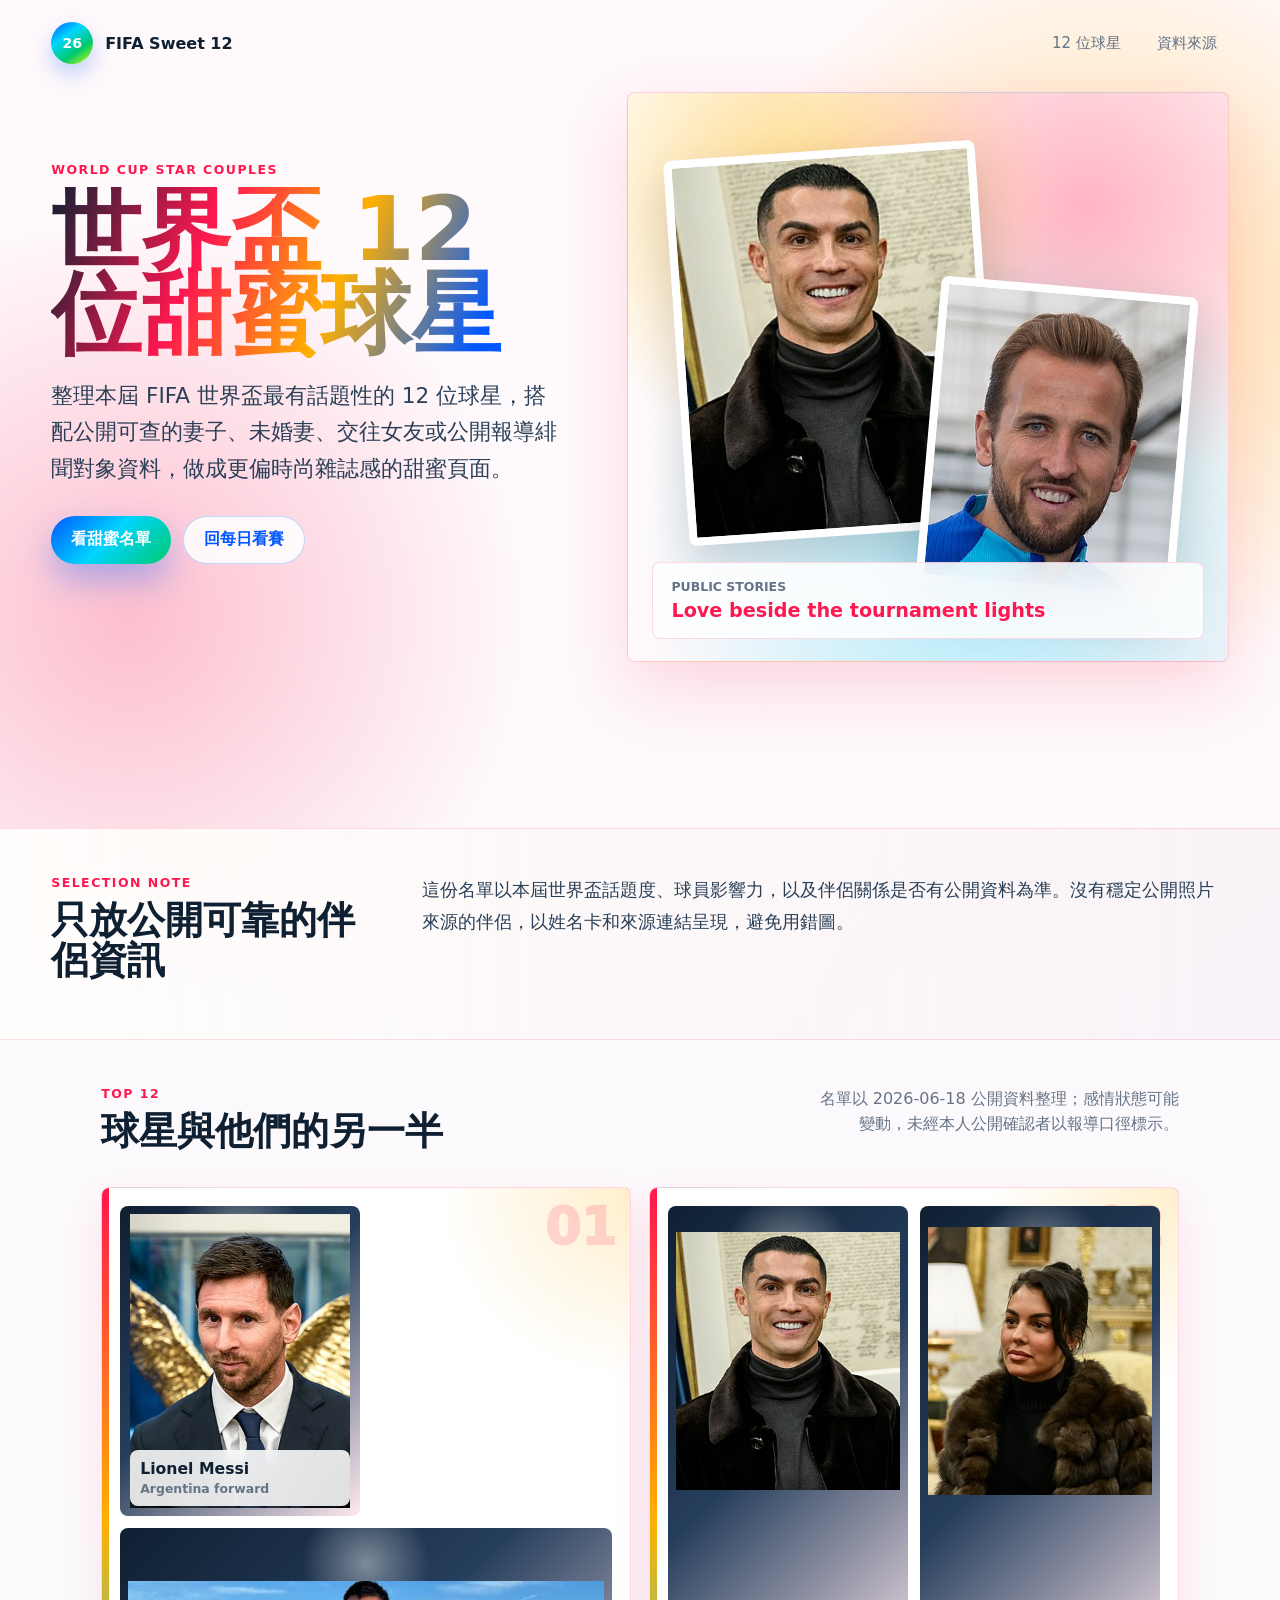
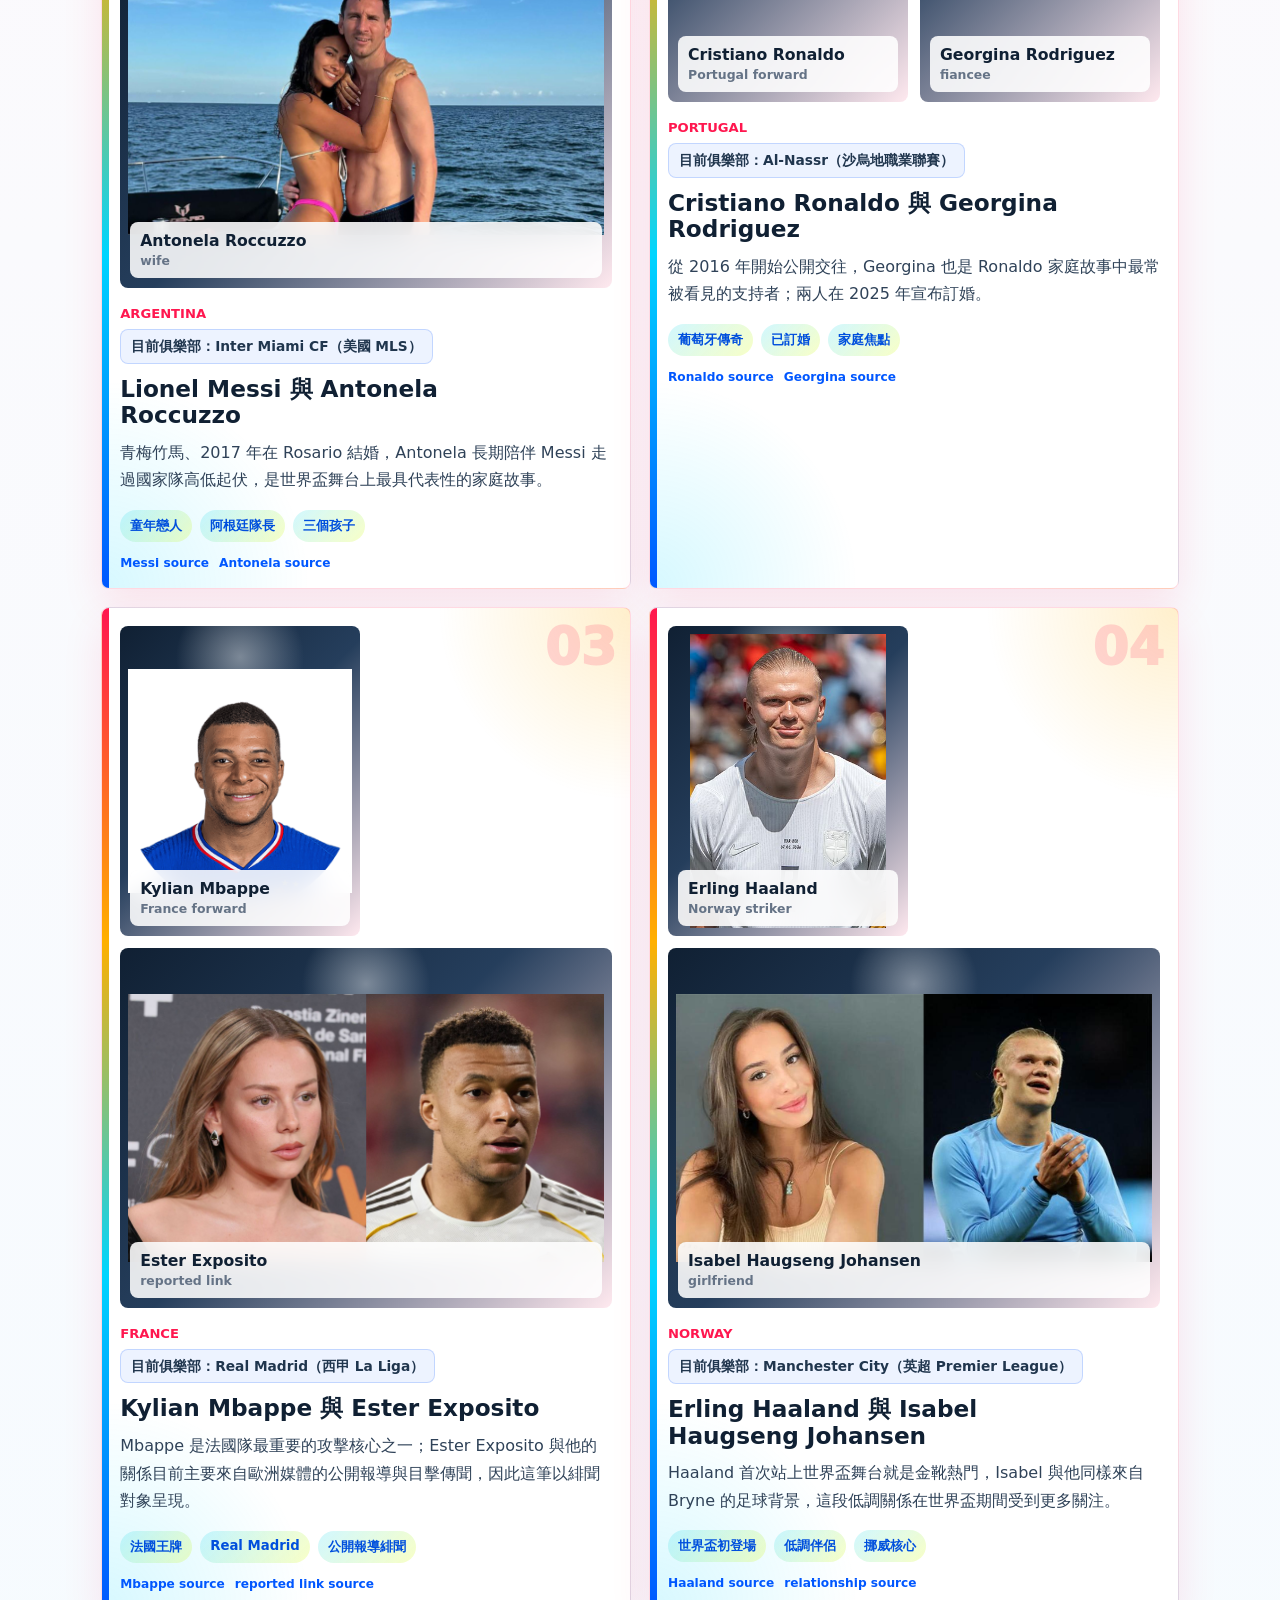
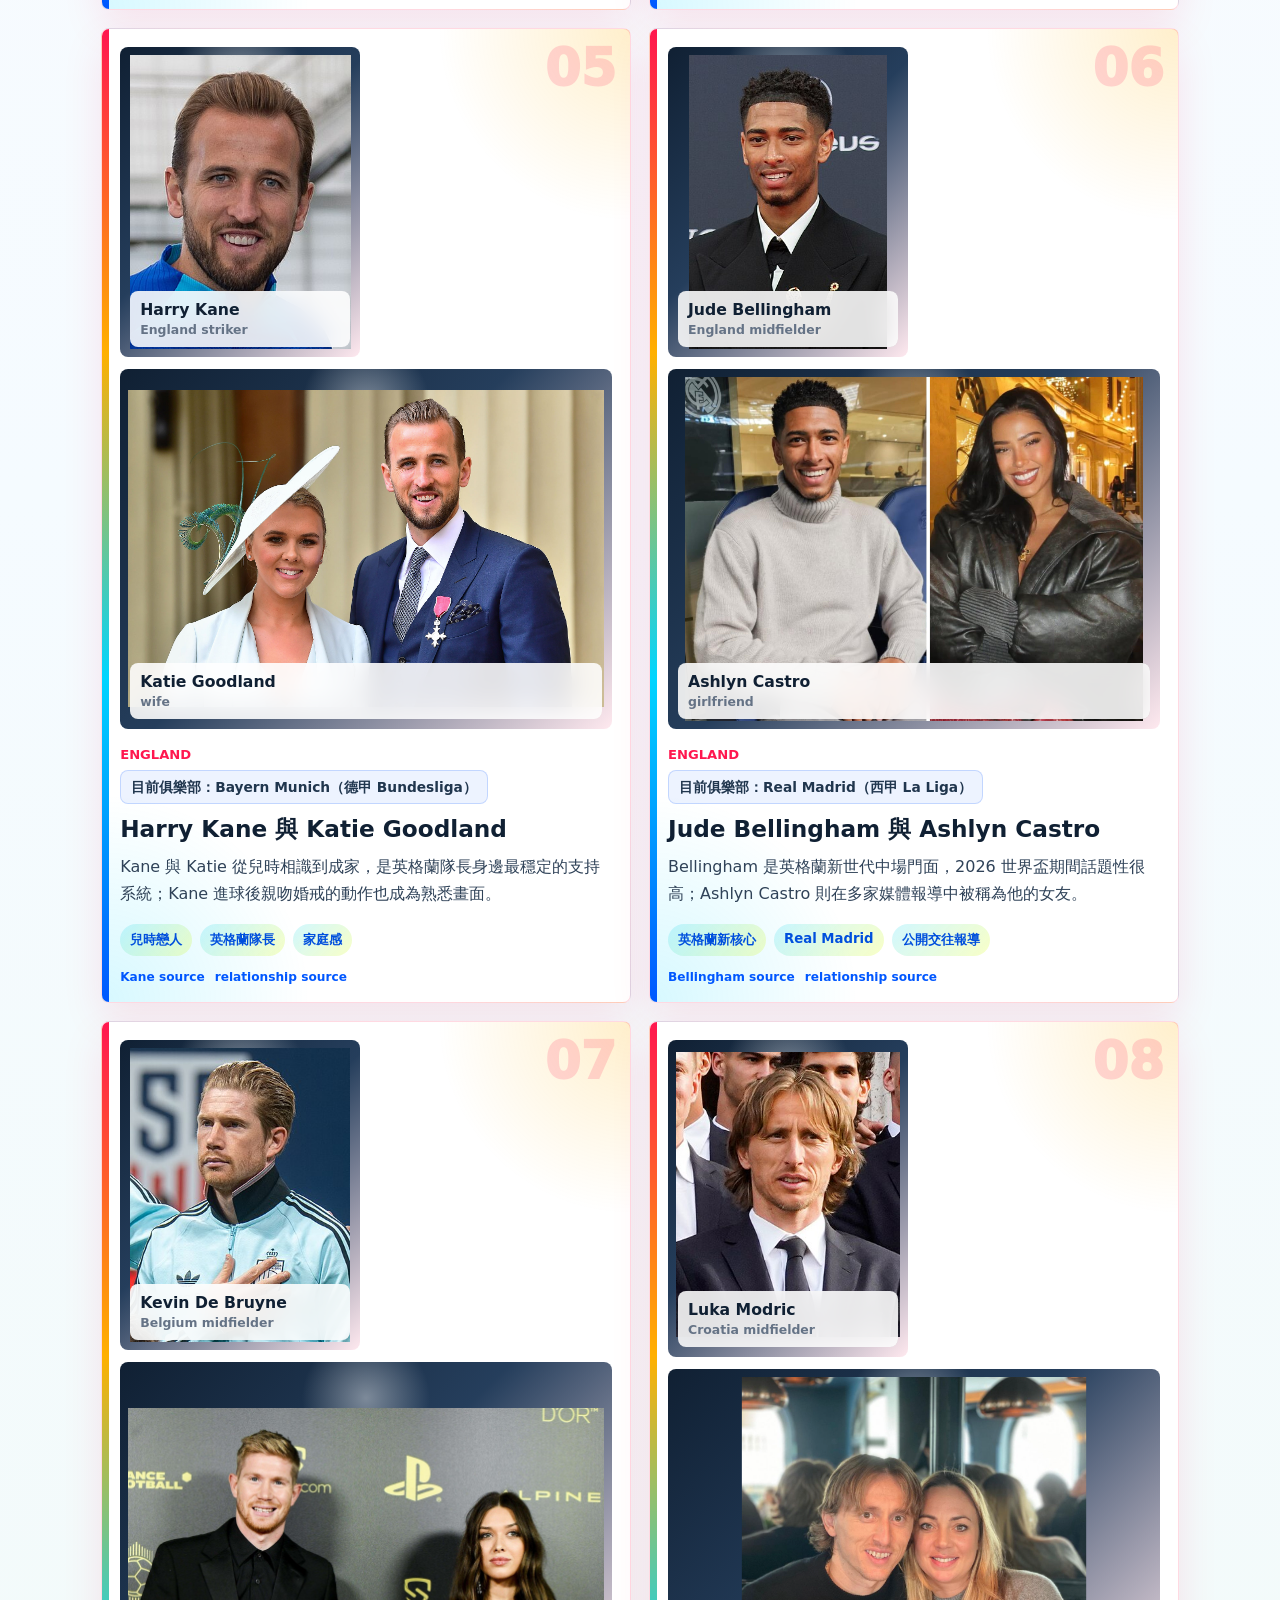
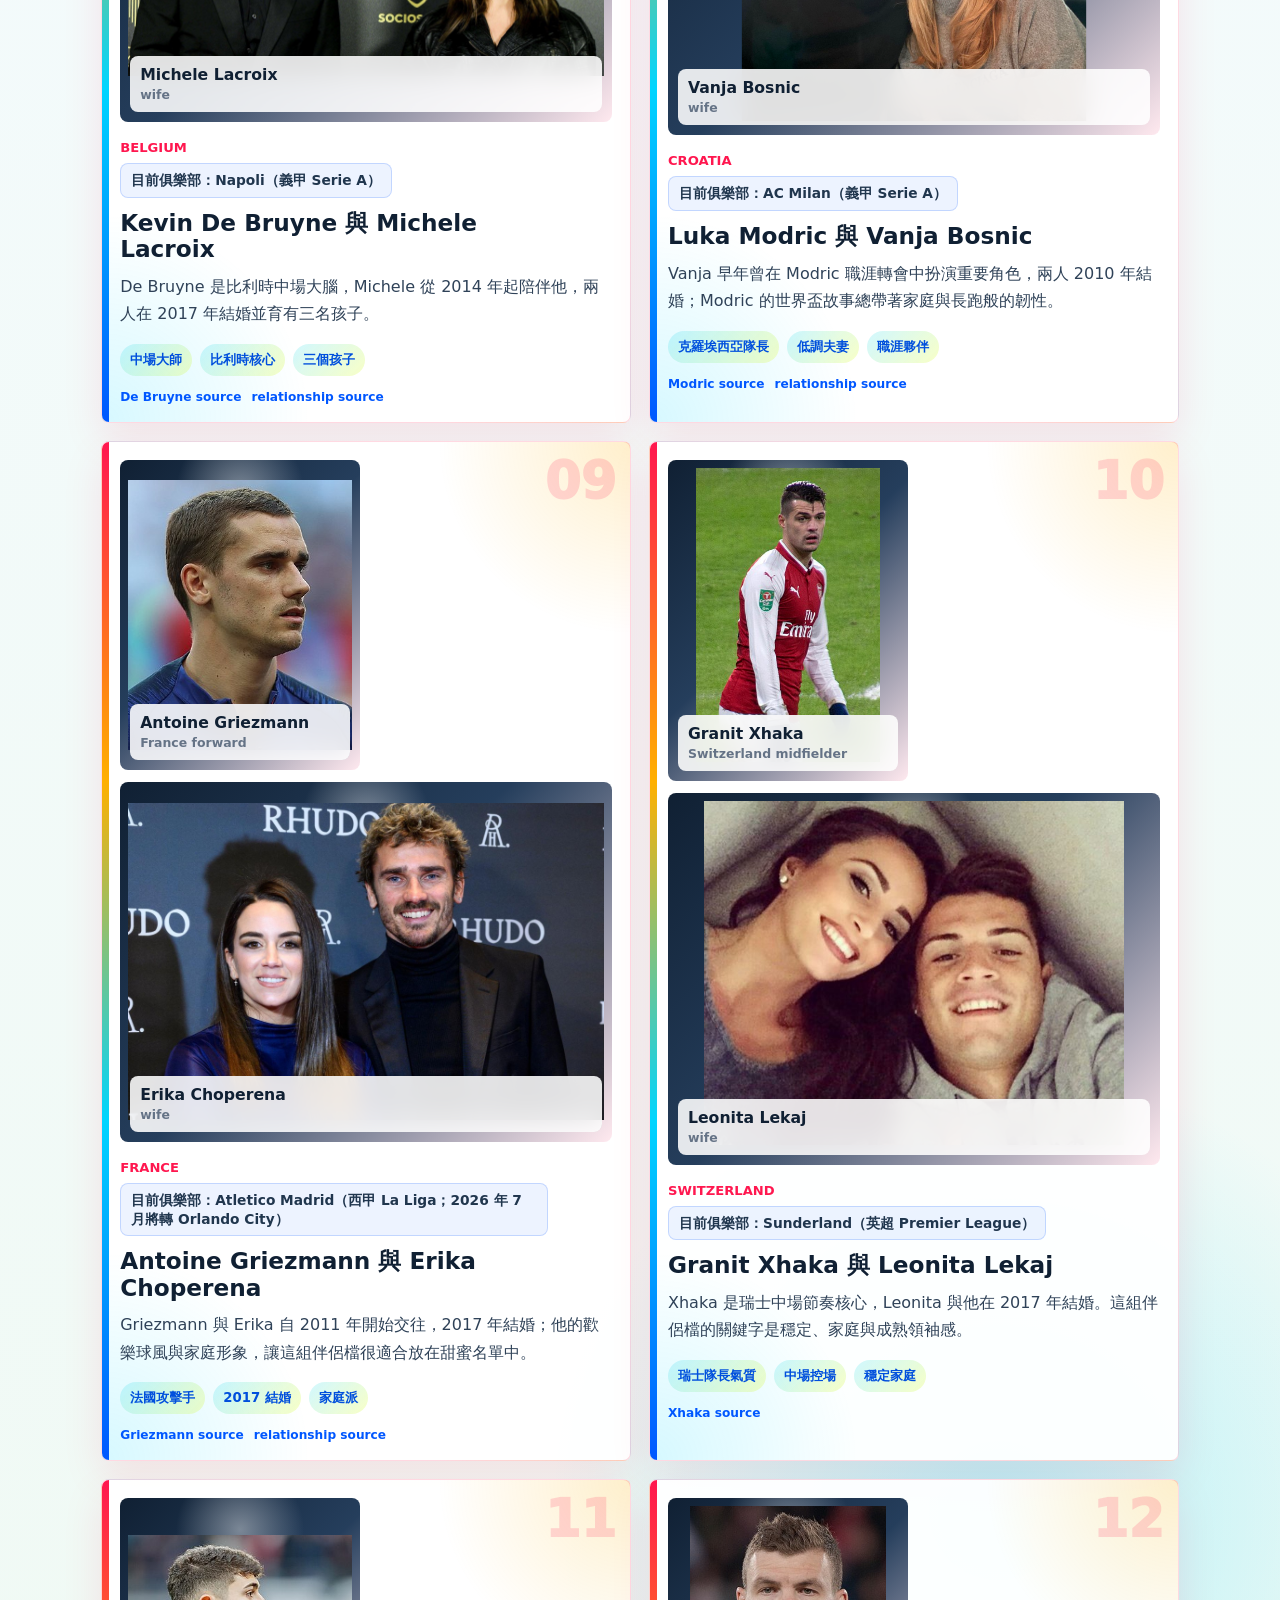
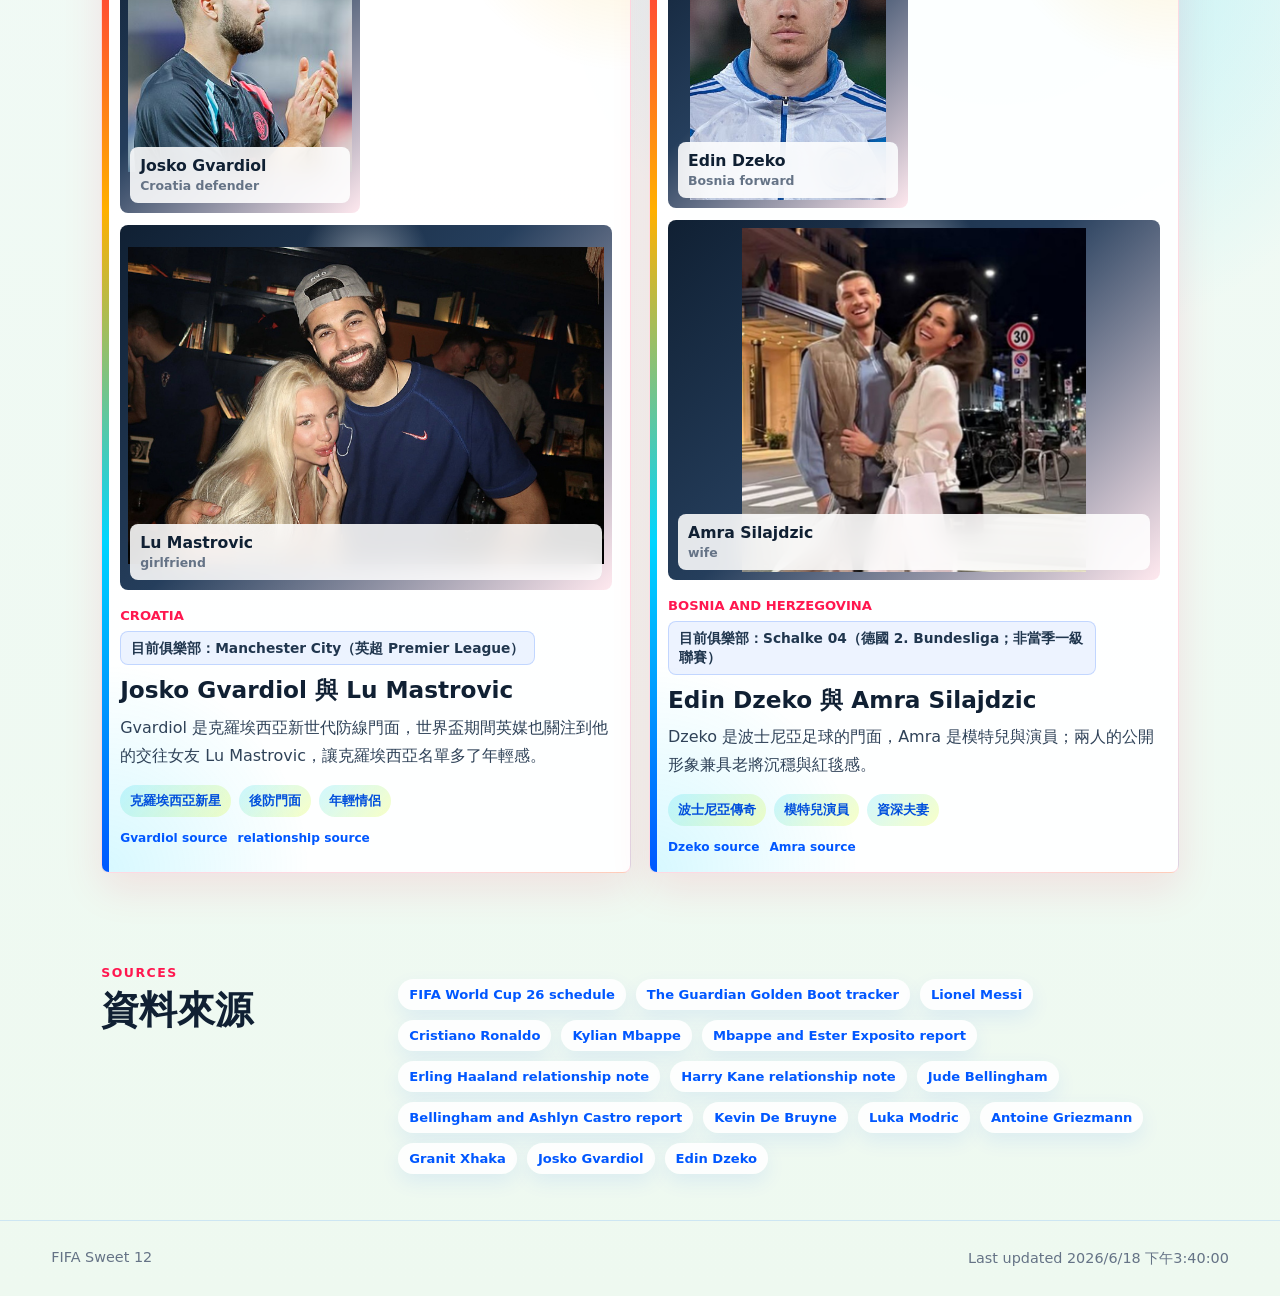
<file: couples.html>
<!doctype html>
<html lang="zh-Hant">
  <head>
    <meta charset="utf-8">
    <meta name="viewport" content="width=device-width, initial-scale=1">
    <title>FIFA 世界盃 12 位甜蜜球星</title>
    <meta name="description" content="整理 FIFA 世界盃話題球星與公開伴侶資料，做成甜蜜感照片網頁。">
    <link rel="stylesheet" href="styles.css">
  </head>
  <body class="couples-page">
    <header class="couples-hero" id="top">
      <nav class="topbar couples-topbar" aria-label="頁面導覽">
        <a class="brand" href="index.html" aria-label="回到 FIFA Match Radar">
          <span class="brand-mark">26</span>
          <span>FIFA Sweet 12</span>
        </a>
        <div class="nav-links">
          <a href="#ranking">12 位球星</a>
          <a href="#sources">資料來源</a>
        </div>
      </nav>

      <section class="couples-hero-grid">
        <div class="couples-hero-copy">
          <p class="eyebrow">World Cup Star Couples</p>
          <h1>世界盃 12 位甜蜜球星</h1>
          <p class="lead" id="couplesLead">正在載入球星伴侶名單...</p>
          <div class="hero-actions">
            <a class="primary-action" href="#ranking">看甜蜜名單</a>
            <a class="ghost-action" href="index.html">回每日看賽</a>
          </div>
        </div>
        <div class="couples-cover" aria-label="世界盃球星甜蜜主視覺">
          <div class="cover-photo cover-main">
            <img src="assets/players/cristiano-ronaldo.jpg" alt="Cristiano Ronaldo 球員照片">
          </div>
          <div class="cover-photo cover-secondary">
            <img src="assets/players/harry-kane.jpg" alt="Harry Kane 球員照片">
          </div>
          <div class="cover-card">
            <span>Public stories</span>
            <strong>Love beside the tournament lights</strong>
          </div>
        </div>
      </section>
    </header>

    <main>
      <section class="section sweet-intro" aria-labelledby="sweet-title">
        <div>
          <p class="section-kicker">Selection Note</p>
          <h2 id="sweet-title">只放公開可靠的伴侶資訊</h2>
        </div>
        <p>
          這份名單以本屆世界盃話題度、球員影響力，以及伴侶關係是否有公開資料為準。沒有穩定公開照片來源的伴侶，以姓名卡和來源連結呈現，避免用錯圖。
        </p>
      </section>

      <section class="section" id="ranking" aria-labelledby="ranking-title">
        <div class="section-heading">
          <div>
            <p class="section-kicker">Top 12</p>
            <h2 id="ranking-title">球星與他們的另一半</h2>
          </div>
          <p id="couplesMeta">依公開資料整理，感情狀態可能隨時間變動。</p>
        </div>
        <div class="star-couple-grid" id="starCoupleGrid"></div>
      </section>

      <section class="section source-panel" id="sources" aria-labelledby="source-title">
        <div>
          <p class="section-kicker">Sources</p>
          <h2 id="source-title">資料來源</h2>
        </div>
        <div class="source-links" id="coupleSources"></div>
      </section>
    </main>

    <footer class="footer">
      <span>FIFA Sweet 12</span>
      <span id="couplesUpdatedAt">Last updated --</span>
    </footer>

    <script type="module" src="couples.js"></script>
  </body>
</html>
</file>
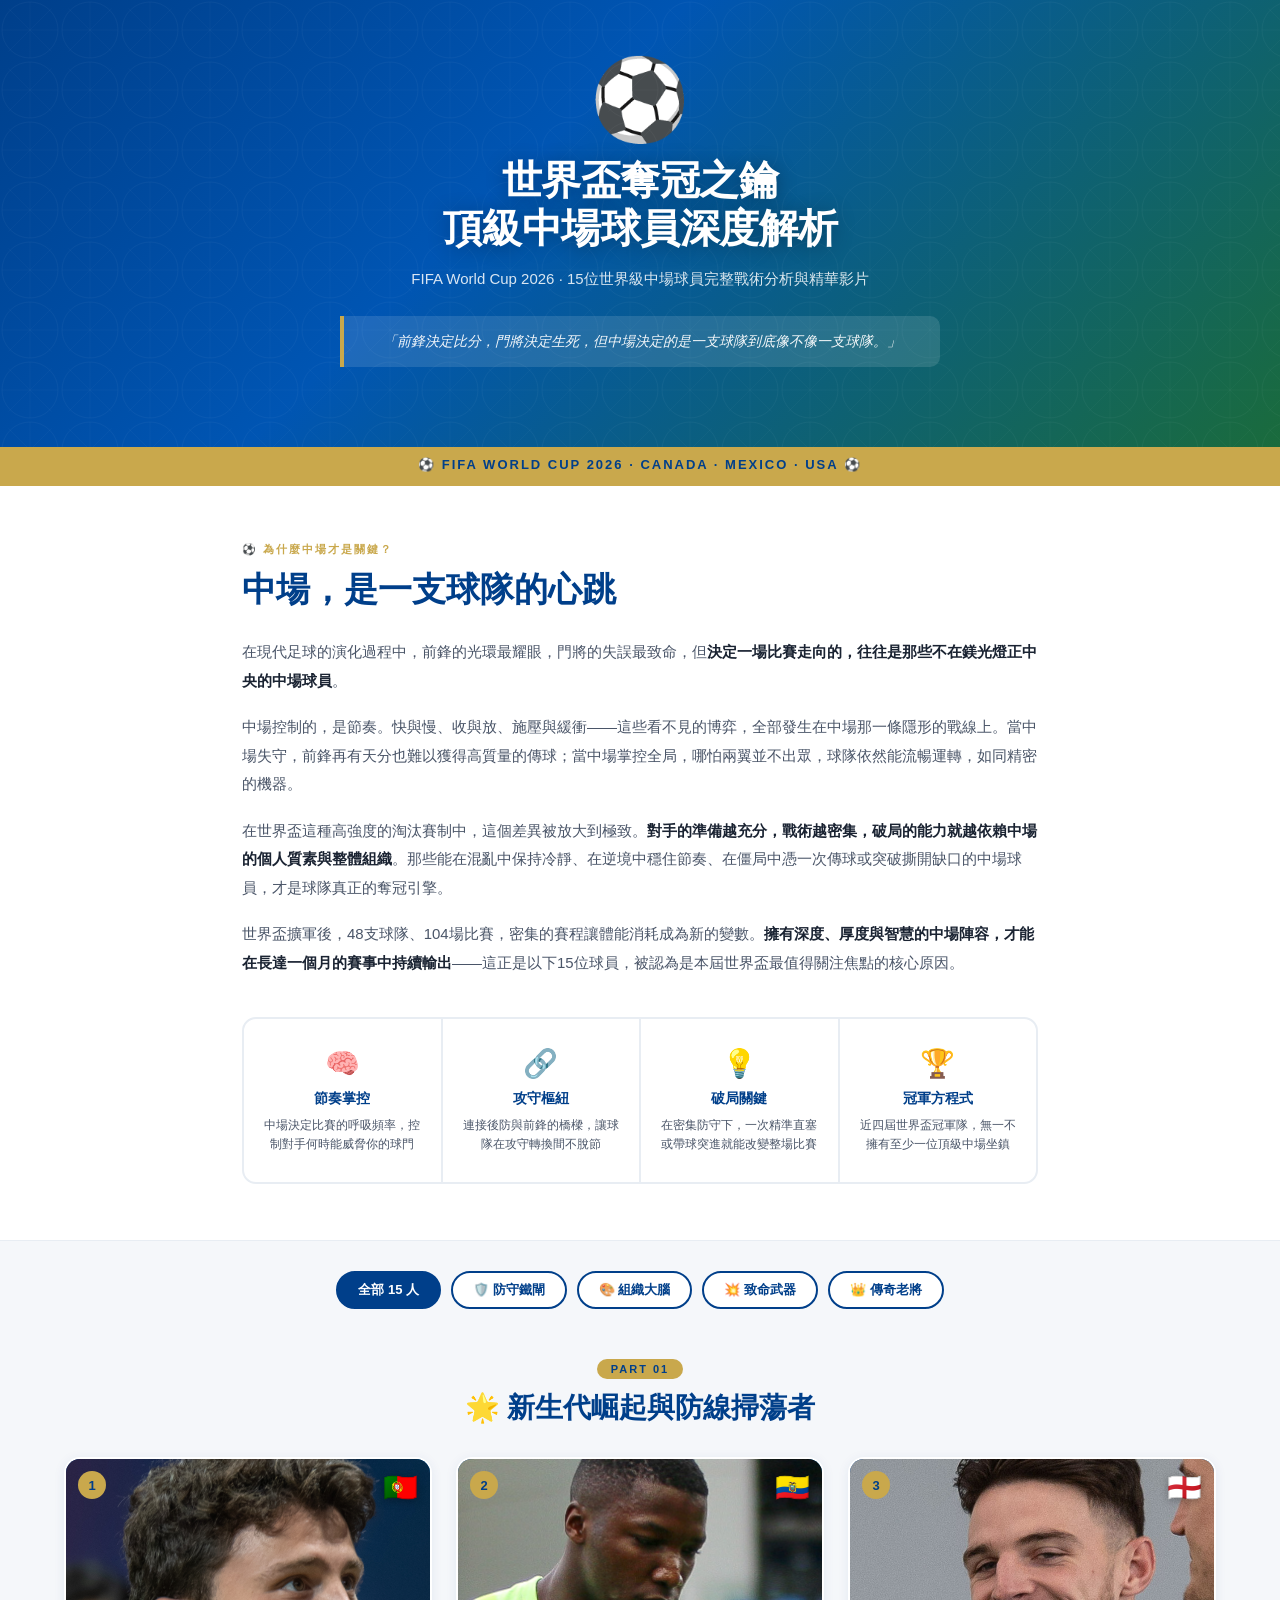
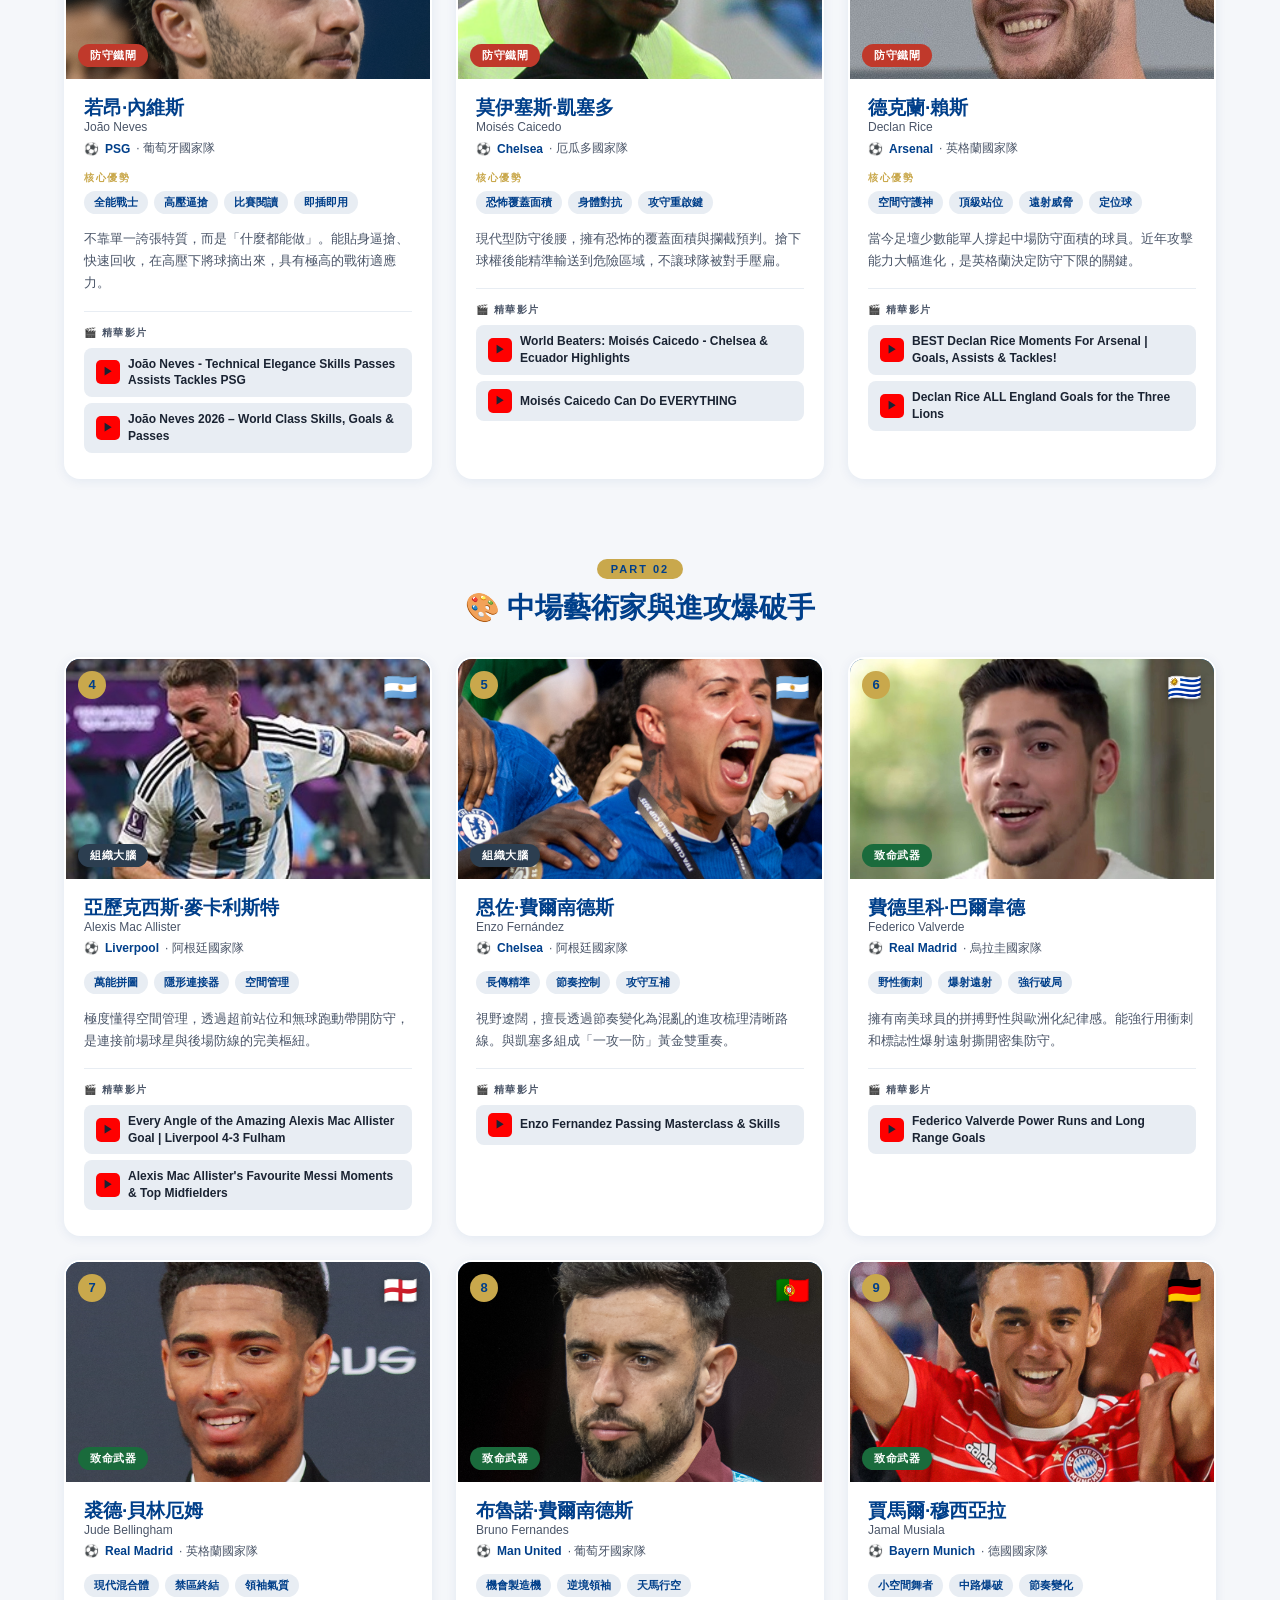
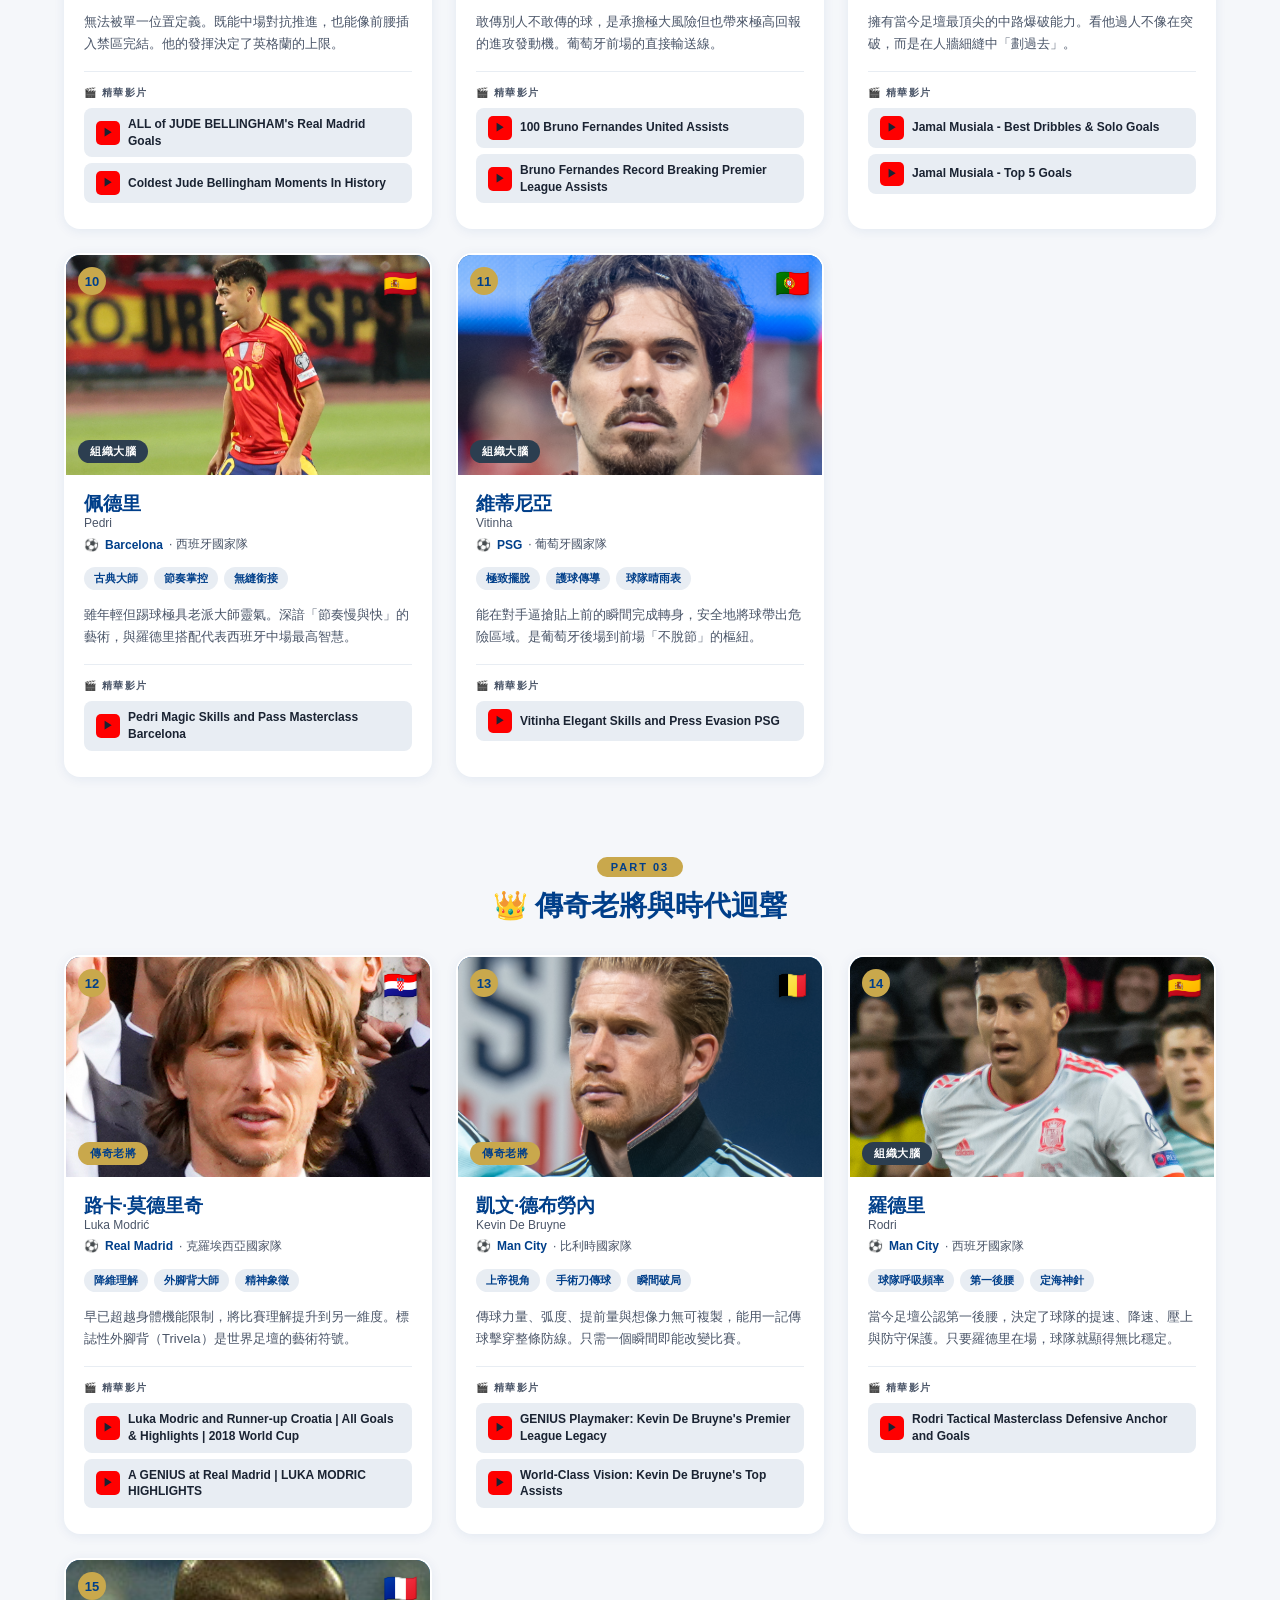
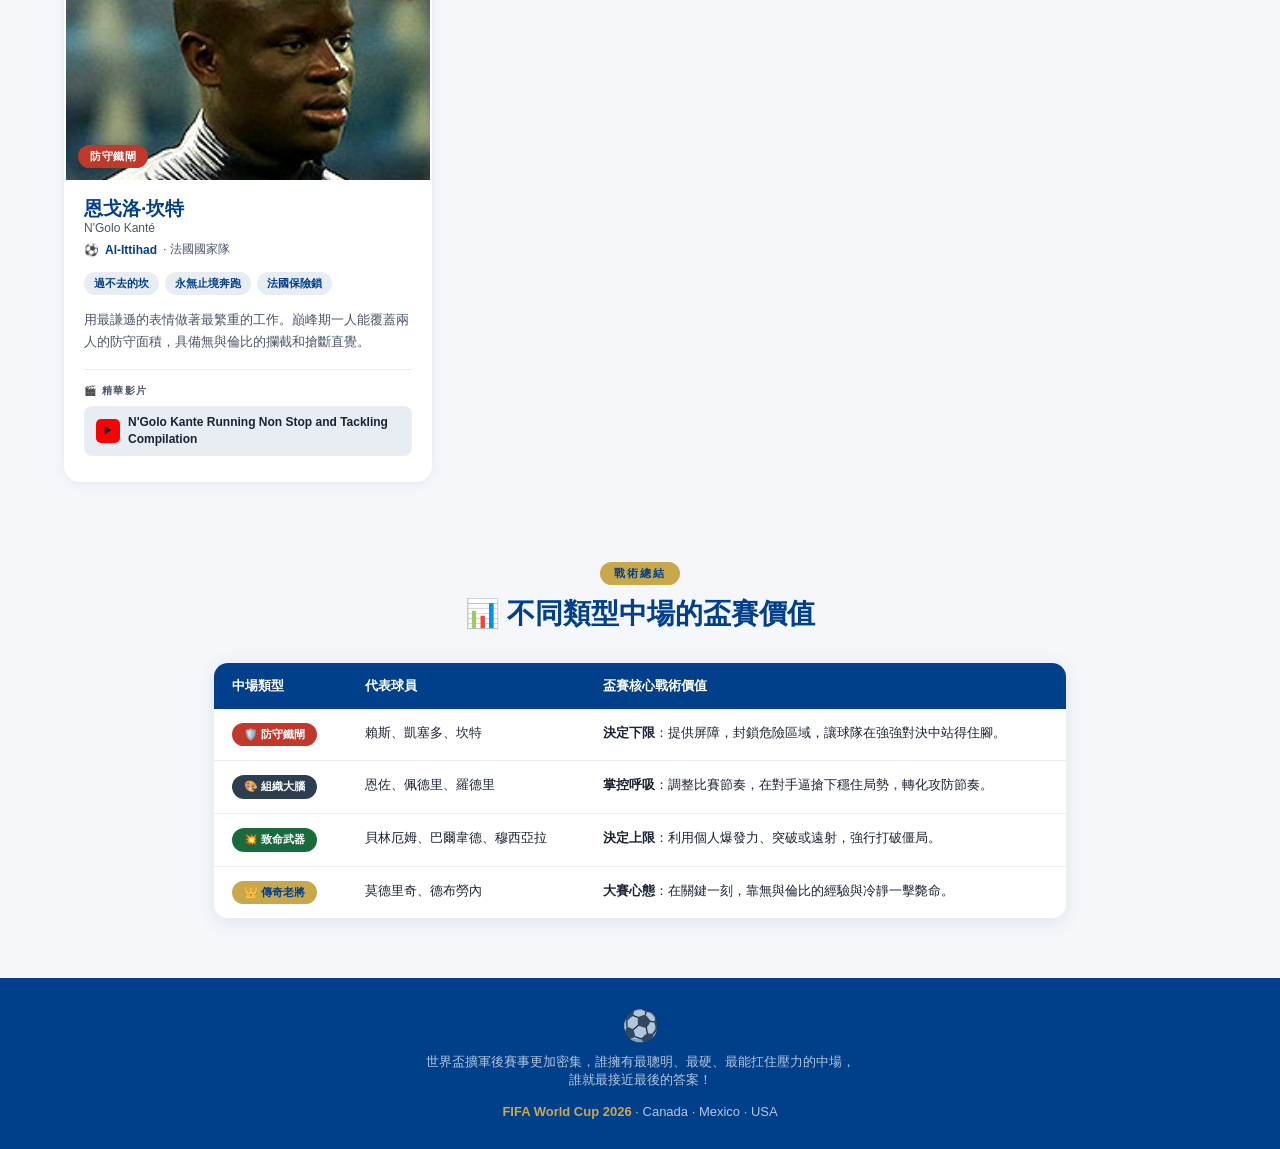
<file: fifa-midfielders.html>
<!DOCTYPE html>
<html lang="zh-TW">
<head>
<meta charset="UTF-8">
<meta name="viewport" content="width=device-width, initial-scale=1.0">
<title>⚽ 世界盃奪冠之鑰：頂級中場深度解析</title>
<style>
  :root {
    --fifa-blue: #003f8a;
    --fifa-gold: #c9a84c;
    --fifa-light: #f5f7fa;
    --fifa-white: #ffffff;
    --fifa-gray: #e8edf3;
    --text-dark: #1a2332;
    --text-mid: #4a5568;
    --accent-green: #1a6b3c;
    --accent-red: #c0392b;
  }

  * { margin: 0; padding: 0; box-sizing: border-box; }

  body {
    font-family: 'Segoe UI', 'Helvetica Neue', Arial, sans-serif;
    background: var(--fifa-light);
    color: var(--text-dark);
    overflow-x: hidden;
  }

  /* ── Hero ── */
  .hero {
    background: linear-gradient(135deg, #003f8a 0%, #0055b3 40%, #1a6b3c 100%);
    position: relative;
    overflow: hidden;
    padding: 60px 20px 80px;
    text-align: center;
  }
  .hero::before {
    content: '';
    position: absolute;
    inset: 0;
    background: url("data:image/svg+xml,%3Csvg width='60' height='60' viewBox='0 0 60 60' xmlns='http://www.w3.org/2000/svg'%3E%3Cg fill='none' fill-rule='evenodd'%3E%3Ccircle cx='30' cy='30' r='28' stroke='rgba(255,255,255,0.06)' stroke-width='1'/%3E%3Cpath d='M30 2 L30 58 M2 30 L58 30 M8.5 8.5 L51.5 51.5 M51.5 8.5 L8.5 51.5' stroke='rgba(255,255,255,0.04)' stroke-width='1'/%3E%3C/g%3E%3C/svg%3E") repeat;
    opacity: 0.6;
  }
  .hero-ball {
    font-size: 80px;
    line-height: 1;
    margin-bottom: 16px;
    animation: spin 8s linear infinite;
    display: inline-block;
  }
  @keyframes spin { from { transform: rotate(0deg); } to { transform: rotate(360deg); } }
  .hero h1 {
    color: white;
    font-size: clamp(22px, 4vw, 40px);
    font-weight: 900;
    letter-spacing: -0.5px;
    line-height: 1.2;
    position: relative;
    text-shadow: 0 2px 20px rgba(0,0,0,0.3);
  }
  .hero-sub {
    color: rgba(255,255,255,0.85);
    font-size: 15px;
    margin-top: 14px;
    max-width: 620px;
    margin-left: auto;
    margin-right: auto;
    line-height: 1.7;
    position: relative;
  }
  .hero-quote {
    margin-top: 24px;
    background: rgba(255,255,255,0.12);
    border-left: 4px solid var(--fifa-gold);
    padding: 14px 20px;
    border-radius: 0 10px 10px 0;
    max-width: 600px;
    margin-left: auto;
    margin-right: auto;
    color: rgba(255,255,255,0.95);
    font-style: italic;
    font-size: 14px;
    line-height: 1.7;
    position: relative;
  }

  /* ── FIFA Badge Strip ── */
  .badge-strip {
    background: var(--fifa-gold);
    padding: 10px 20px;
    text-align: center;
    font-weight: 800;
    font-size: 13px;
    letter-spacing: 2px;
    color: var(--fifa-blue);
    text-transform: uppercase;
  }

  /* ── Filters ── */
  .filters {
    display: flex;
    flex-wrap: wrap;
    gap: 10px;
    justify-content: center;
    padding: 30px 20px 10px;
  }
  .filter-btn {
    padding: 8px 20px;
    border-radius: 999px;
    border: 2px solid var(--fifa-blue);
    background: white;
    color: var(--fifa-blue);
    font-weight: 700;
    font-size: 13px;
    cursor: pointer;
    transition: all 0.2s;
  }
  .filter-btn:hover, .filter-btn.active {
    background: var(--fifa-blue);
    color: white;
  }

  /* ── Section Headers ── */
  .section-header {
    text-align: center;
    padding: 40px 20px 10px;
    position: relative;
  }
  .section-tag {
    display: inline-block;
    background: var(--fifa-gold);
    color: var(--fifa-blue);
    font-weight: 800;
    font-size: 11px;
    letter-spacing: 2px;
    text-transform: uppercase;
    padding: 4px 14px;
    border-radius: 999px;
    margin-bottom: 10px;
  }
  .section-title {
    font-size: clamp(18px, 3vw, 28px);
    font-weight: 900;
    color: var(--fifa-blue);
  }

  /* ── Player Grid ── */
  .players-grid {
    display: grid;
    grid-template-columns: repeat(auto-fill, minmax(320px, 1fr));
    gap: 24px;
    max-width: 1200px;
    margin: 0 auto;
    padding: 20px 24px 40px;
  }

  /* ── Player Card ── */
  .player-card {
    background: white;
    border-radius: 16px;
    overflow: hidden;
    box-shadow: 0 2px 12px rgba(0,63,138,0.08);
    transition: all 0.3s cubic-bezier(0.34,1.56,0.64,1);
    cursor: pointer;
    border: 2px solid transparent;
  }
  .player-card:hover {
    transform: translateY(-6px);
    box-shadow: 0 16px 40px rgba(0,63,138,0.18);
    border-color: var(--fifa-gold);
  }
  .player-card.hidden { display: none; }

  .card-img-wrap {
    position: relative;
    height: 220px;
    overflow: hidden;
    background: linear-gradient(135deg, var(--fifa-blue), #0077cc);
  }
  .card-img-wrap img {
    width: 100%;
    height: 100%;
    object-fit: cover;
    object-position: center 20%;
    transition: transform 0.4s;
  }
  .player-card:hover .card-img-wrap img { transform: scale(1.05); }

  .card-flag {
    position: absolute;
    top: 12px;
    right: 12px;
    font-size: 28px;
    filter: drop-shadow(0 2px 4px rgba(0,0,0,0.3));
  }
  .card-number {
    position: absolute;
    top: 12px;
    left: 12px;
    background: var(--fifa-gold);
    color: var(--fifa-blue);
    font-weight: 900;
    font-size: 13px;
    width: 28px;
    height: 28px;
    border-radius: 50%;
    display: flex;
    align-items: center;
    justify-content: center;
  }
  .type-badge {
    position: absolute;
    bottom: 12px;
    left: 12px;
    padding: 4px 12px;
    border-radius: 999px;
    font-size: 11px;
    font-weight: 700;
    letter-spacing: 0.5px;
  }
  .type-destroyer { background: #c0392b; color: white; }
  .type-maestro { background: #2c3e50; color: white; }
  .type-explosive { background: #1a6b3c; color: white; }
  .type-legend { background: var(--fifa-gold); color: var(--fifa-blue); }

  .card-body { padding: 18px; }
  .player-name {
    font-size: 19px;
    font-weight: 900;
    color: var(--fifa-blue);
    line-height: 1.2;
  }
  .player-name-en {
    font-size: 12px;
    color: var(--text-mid);
    font-weight: 500;
    margin-bottom: 6px;
  }
  .club-info {
    display: flex;
    align-items: center;
    gap: 6px;
    font-size: 12px;
    color: var(--text-mid);
    margin-bottom: 14px;
  }
  .club-info span { font-weight: 600; color: var(--fifa-blue); }

  .strengths-label {
    font-size: 10px;
    font-weight: 800;
    letter-spacing: 1.5px;
    text-transform: uppercase;
    color: var(--fifa-gold);
    margin-bottom: 6px;
  }
  .strength-tags {
    display: flex;
    flex-wrap: wrap;
    gap: 6px;
    margin-bottom: 14px;
  }
  .strength-tag {
    background: var(--fifa-gray);
    color: var(--fifa-blue);
    font-size: 11px;
    font-weight: 600;
    padding: 4px 10px;
    border-radius: 999px;
  }

  .desc {
    font-size: 13px;
    color: var(--text-mid);
    line-height: 1.7;
    margin-bottom: 16px;
  }

  /* ── Video Links ── */
  .videos-section { border-top: 1px solid var(--fifa-gray); padding-top: 14px; }
  .videos-label {
    font-size: 10px;
    font-weight: 800;
    letter-spacing: 1.5px;
    text-transform: uppercase;
    color: var(--text-mid);
    margin-bottom: 8px;
  }
  .video-link {
    display: flex;
    align-items: center;
    gap: 8px;
    padding: 8px 12px;
    background: var(--fifa-gray);
    border-radius: 8px;
    text-decoration: none;
    color: var(--text-dark);
    font-size: 12px;
    font-weight: 600;
    margin-bottom: 6px;
    transition: all 0.2s;
    line-height: 1.4;
  }
  .video-link:hover {
    background: var(--fifa-blue);
    color: white;
  }
  .video-link .play-icon {
    width: 24px;
    height: 24px;
    background: #ff0000;
    border-radius: 5px;
    display: flex;
    align-items: center;
    justify-content: center;
    flex-shrink: 0;
    font-size: 10px;
  }
  .video-link:hover .play-icon { background: white; color: #ff0000; }

  /* ── Tactical Table ── */
  .table-section {
    max-width: 900px;
    margin: 0 auto;
    padding: 20px 24px 60px;
  }
  .tac-table {
    width: 100%;
    border-collapse: separate;
    border-spacing: 0;
    border-radius: 14px;
    overflow: hidden;
    box-shadow: 0 4px 20px rgba(0,63,138,0.1);
    background: white;
  }
  .tac-table thead tr { background: var(--fifa-blue); color: white; }
  .tac-table th { padding: 14px 18px; font-size: 13px; font-weight: 700; text-align: left; }
  .tac-table td { padding: 14px 18px; font-size: 13px; border-bottom: 1px solid var(--fifa-gray); vertical-align: top; line-height: 1.6; }
  .tac-table tr:last-child td { border-bottom: none; }
  .tac-table tr:hover td { background: #f0f5ff; }
  .tac-type-pill {
    display: inline-block;
    padding: 3px 12px;
    border-radius: 999px;
    font-size: 11px;
    font-weight: 700;
    white-space: nowrap;
  }

  /* ── Footer ── */
  footer {
    background: var(--fifa-blue);
    color: rgba(255,255,255,0.7);
    text-align: center;
    padding: 30px 20px;
    font-size: 13px;
  }
  footer strong { color: var(--fifa-gold); }

  /* ── Importance Section ── */
  .importance-section {
    background: white;
    border-top: 4px solid var(--fifa-gold);
    border-bottom: 1px solid var(--fifa-gray);
  }
  .importance-inner {
    max-width: 860px;
    margin: 0 auto;
    padding: 56px 32px;
  }
  .importance-label {
    font-size: 11px;
    font-weight: 800;
    letter-spacing: 2px;
    text-transform: uppercase;
    color: var(--fifa-gold);
    margin-bottom: 12px;
  }
  .importance-title {
    font-size: clamp(22px, 3.5vw, 34px);
    font-weight: 900;
    color: var(--fifa-blue);
    line-height: 1.2;
    margin-bottom: 28px;
  }
  .importance-body p {
    font-size: 15px;
    line-height: 1.9;
    color: var(--text-mid);
    margin-bottom: 18px;
  }
  .importance-body p strong {
    color: var(--text-dark);
    font-weight: 700;
  }
  .importance-stats {
    display: flex;
    gap: 0;
    margin-top: 40px;
    border: 2px solid var(--fifa-gray);
    border-radius: 14px;
    overflow: hidden;
  }
  .stat-item {
    flex: 1;
    text-align: center;
    padding: 28px 18px;
    border-right: 2px solid var(--fifa-gray);
    transition: background 0.2s;
  }
  .stat-item:last-child { border-right: none; }
  .stat-item:hover { background: #f0f5ff; }
  .stat-icon {
    display: block;
    font-size: 28px;
    margin-bottom: 10px;
  }
  .stat-title {
    display: block;
    font-size: 14px;
    font-weight: 800;
    color: var(--fifa-blue);
    margin-bottom: 8px;
  }
  .stat-desc {
    display: block;
    font-size: 12px;
    color: var(--text-mid);
    line-height: 1.6;
  }

  /* ── Responsive ── */
  @media (max-width: 600px) {
    .players-grid { grid-template-columns: 1fr; padding: 12px; }
    .card-img-wrap { height: 180px; }
  }
</style>
</head>
<body>

<!-- Hero -->
<section class="hero">
  <div class="hero-ball">⚽</div>
  <h1>世界盃奪冠之鑰<br>頂級中場球員深度解析</h1>
  <p class="hero-sub">FIFA World Cup 2026 · 15位世界級中場球員完整戰術分析與精華影片</p>
  <blockquote class="hero-quote">
    「前鋒決定比分，門將決定生死，但中場決定的是一支球隊到底像不像一支球隊。」
  </blockquote>
</section>

<div class="badge-strip">⚽ FIFA WORLD CUP 2026 · CANADA · MEXICO · USA ⚽</div>

<!-- Importance Narrative -->
<section class="importance-section">
  <div class="importance-inner">
    <div class="importance-label">⚽ 為什麼中場才是關鍵？</div>
    <h2 class="importance-title">中場，是一支球隊的心跳</h2>
    <div class="importance-body">
      <p>在現代足球的演化過程中，前鋒的光環最耀眼，門將的失誤最致命，但<strong>決定一場比賽走向的，往往是那些不在鎂光燈正中央的中場球員</strong>。</p>
      <p>中場控制的，是節奏。快與慢、收與放、施壓與緩衝——這些看不見的博弈，全部發生在中場那一條隱形的戰線上。當中場失守，前鋒再有天分也難以獲得高質量的傳球；當中場掌控全局，哪怕兩翼並不出眾，球隊依然能流暢運轉，如同精密的機器。</p>
      <p>在世界盃這種高強度的淘汰賽制中，這個差異被放大到極致。<strong>對手的準備越充分，戰術越密集，破局的能力就越依賴中場的個人質素與整體組織</strong>。那些能在混亂中保持冷靜、在逆境中穩住節奏、在僵局中憑一次傳球或突破撕開缺口的中場球員，才是球隊真正的奪冠引擎。</p>
      <p>世界盃擴軍後，48支球隊、104場比賽，密集的賽程讓體能消耗成為新的變數。<strong>擁有深度、厚度與智慧的中場陣容，才能在長達一個月的賽事中持續輸出</strong>——這正是以下15位球員，被認為是本屆世界盃最值得關注焦點的核心原因。</p>
    </div>
    <div class="importance-stats">
      <div class="stat-item">
        <span class="stat-icon">🧠</span>
        <span class="stat-title">節奏掌控</span>
        <span class="stat-desc">中場決定比賽的呼吸頻率，控制對手何時能威脅你的球門</span>
      </div>
      <div class="stat-item">
        <span class="stat-icon">🔗</span>
        <span class="stat-title">攻守樞紐</span>
        <span class="stat-desc">連接後防與前鋒的橋樑，讓球隊在攻守轉換間不脫節</span>
      </div>
      <div class="stat-item">
        <span class="stat-icon">💡</span>
        <span class="stat-title">破局關鍵</span>
        <span class="stat-desc">在密集防守下，一次精準直塞或帶球突進就能改變整場比賽</span>
      </div>
      <div class="stat-item">
        <span class="stat-icon">🏆</span>
        <span class="stat-title">冠軍方程式</span>
        <span class="stat-desc">近四屆世界盃冠軍隊，無一不擁有至少一位頂級中場坐鎮</span>
      </div>
    </div>
  </div>
</section>

<!-- Filters -->
<div class="filters">
  <button class="filter-btn active" onclick="filterCards('all')">全部 15 人</button>
  <button class="filter-btn" onclick="filterCards('destroyer')">🛡️ 防守鐵閘</button>
  <button class="filter-btn" onclick="filterCards('maestro')">🎨 組織大腦</button>
  <button class="filter-btn" onclick="filterCards('explosive')">💥 致命武器</button>
  <button class="filter-btn" onclick="filterCards('legend')">👑 傳奇老將</button>
</div>

<!-- Section 1 -->
<div class="section-header">
  <span class="section-tag">Part 01</span>
  <h2 class="section-title">🌟 新生代崛起與防線掃蕩者</h2>
</div>

<div class="players-grid" id="grid">

  <!-- 1. João Neves -->
  <div class="player-card" data-type="destroyer">
    <div class="card-img-wrap">
      <img src="players/joao-neves.jpg" alt="João Neves" onerror="this.src='https://resources.premierleague.com/photos/2024/07/placeholder.png'; this.style.objectPosition='center'">
      <span class="card-flag">🇵🇹</span>
      <span class="card-number">1</span>
      <span class="type-badge type-destroyer">防守鐵閘</span>
    </div>
    <div class="card-body">
      <div class="player-name">若昂·內維斯</div>
      <div class="player-name-en">João Neves</div>
      <div class="club-info">⚽ <span>PSG</span> · 葡萄牙國家隊</div>
      <div class="strengths-label">核心優勢</div>
      <div class="strength-tags">
        <span class="strength-tag">全能戰士</span>
        <span class="strength-tag">高壓逼搶</span>
        <span class="strength-tag">比賽閱讀</span>
        <span class="strength-tag">即插即用</span>
      </div>
      <p class="desc">不靠單一誇張特質，而是「什麼都能做」。能貼身逼搶、快速回收，在高壓下將球摘出來，具有極高的戰術適應力。</p>
      <div class="videos-section">
        <div class="videos-label">🎬 精華影片</div>
        <a class="video-link" href="https://www.youtube.com/results?search_query=João+Neves+Technical+Elegance+Skills+Passes+PSG" target="_blank">
          <span class="play-icon">▶</span>João Neves - Technical Elegance Skills Passes Assists Tackles PSG
        </a>
        <a class="video-link" href="https://www.youtube.com/results?search_query=João+Neves+2026+World+Class+Skills+Goals+Passes" target="_blank">
          <span class="play-icon">▶</span>João Neves 2026 – World Class Skills, Goals & Passes
        </a>
      </div>
    </div>
  </div>

  <!-- 2. Caicedo -->
  <div class="player-card" data-type="destroyer">
    <div class="card-img-wrap">
      <img src="players/caicedo.jpg" alt="Caicedo" onerror="this.style.background='linear-gradient(135deg,#003f8a,#1a6b3c)'">
      <span class="card-flag">🇪🇨</span>
      <span class="card-number">2</span>
      <span class="type-badge type-destroyer">防守鐵閘</span>
    </div>
    <div class="card-body">
      <div class="player-name">莫伊塞斯·凱塞多</div>
      <div class="player-name-en">Moisés Caicedo</div>
      <div class="club-info">⚽ <span>Chelsea</span> · 厄瓜多國家隊</div>
      <div class="strengths-label">核心優勢</div>
      <div class="strength-tags">
        <span class="strength-tag">恐怖覆蓋面積</span>
        <span class="strength-tag">身體對抗</span>
        <span class="strength-tag">攻守重啟鍵</span>
      </div>
      <p class="desc">現代型防守後腰，擁有恐怖的覆蓋面積與攔截預判。搶下球權後能精準輸送到危險區域，不讓球隊被對手壓扁。</p>
      <div class="videos-section">
        <div class="videos-label">🎬 精華影片</div>
        <a class="video-link" href="https://www.youtube.com/results?search_query=World+Beaters+Moisés+Caicedo+Chelsea+Ecuador+Highlights" target="_blank">
          <span class="play-icon">▶</span>World Beaters: Moisés Caicedo - Chelsea & Ecuador Highlights
        </a>
        <a class="video-link" href="https://www.youtube.com/results?search_query=Moisés+Caicedo+Can+Do+EVERYTHING" target="_blank">
          <span class="play-icon">▶</span>Moisés Caicedo Can Do EVERYTHING
        </a>
      </div>
    </div>
  </div>

  <!-- 3. Declan Rice -->
  <div class="player-card" data-type="destroyer">
    <div class="card-img-wrap">
      <img src="players/declan-rice.jpg" alt="Declan Rice" onerror="this.style.background='linear-gradient(135deg,#003f8a,#1a6b3c)'">
      <span class="card-flag">🏴󠁧󠁢󠁥󠁮󠁧󠁿</span>
      <span class="card-number">3</span>
      <span class="type-badge type-destroyer">防守鐵閘</span>
    </div>
    <div class="card-body">
      <div class="player-name">德克蘭·賴斯</div>
      <div class="player-name-en">Declan Rice</div>
      <div class="club-info">⚽ <span>Arsenal</span> · 英格蘭國家隊</div>
      <div class="strengths-label">核心優勢</div>
      <div class="strength-tags">
        <span class="strength-tag">空間守護神</span>
        <span class="strength-tag">頂級站位</span>
        <span class="strength-tag">遠射威脅</span>
        <span class="strength-tag">定位球</span>
      </div>
      <p class="desc">當今足壇少數能單人撐起中場防守面積的球員。近年攻擊能力大幅進化，是英格蘭決定防守下限的關鍵。</p>
      <div class="videos-section">
        <div class="videos-label">🎬 精華影片</div>
        <a class="video-link" href="https://www.youtube.com/results?search_query=BEST+Declan+Rice+Moments+Arsenal+Goals+Assists+Tackles" target="_blank">
          <span class="play-icon">▶</span>BEST Declan Rice Moments For Arsenal | Goals, Assists & Tackles!
        </a>
        <a class="video-link" href="https://www.youtube.com/results?search_query=Declan+Rice+ALL+England+Goals+Three+Lions" target="_blank">
          <span class="play-icon">▶</span>Declan Rice ALL England Goals for the Three Lions
        </a>
      </div>
    </div>
  </div>

  <!-- Section 2 header inside grid via CSS trick – use wrapper -->
</div>

<div class="section-header">
  <span class="section-tag">Part 02</span>
  <h2 class="section-title">🎨 中場藝術家與進攻爆破手</h2>
</div>

<div class="players-grid">

  <!-- 4. Mac Allister -->
  <div class="player-card" data-type="maestro">
    <div class="card-img-wrap">
      <img src="players/mac-allister.jpg" alt="Mac Allister" onerror="this.style.background='linear-gradient(135deg,#003f8a,#74b9ff)'">
      <span class="card-flag">🇦🇷</span>
      <span class="card-number">4</span>
      <span class="type-badge type-maestro">組織大腦</span>
    </div>
    <div class="card-body">
      <div class="player-name">亞歷克西斯·麥卡利斯特</div>
      <div class="player-name-en">Alexis Mac Allister</div>
      <div class="club-info">⚽ <span>Liverpool</span> · 阿根廷國家隊</div>
      <div class="strength-tags">
        <span class="strength-tag">萬能拼圖</span>
        <span class="strength-tag">隱形連接器</span>
        <span class="strength-tag">空間管理</span>
      </div>
      <p class="desc">極度懂得空間管理，透過超前站位和無球跑動帶開防守，是連接前場球星與後場防線的完美樞紐。</p>
      <div class="videos-section">
        <div class="videos-label">🎬 精華影片</div>
        <a class="video-link" href="https://www.youtube.com/results?search_query=Alexis+Mac+Allister+Goal+Liverpool+Fulham+every+angle" target="_blank">
          <span class="play-icon">▶</span>Every Angle of the Amazing Alexis Mac Allister Goal | Liverpool 4-3 Fulham
        </a>
        <a class="video-link" href="https://www.youtube.com/results?search_query=Alexis+Mac+Allister+Favourite+Messi+Moments+ESPN" target="_blank">
          <span class="play-icon">▶</span>Alexis Mac Allister's Favourite Messi Moments & Top Midfielders
        </a>
      </div>
    </div>
  </div>

  <!-- 5. Enzo Fernandez -->
  <div class="player-card" data-type="maestro">
    <div class="card-img-wrap">
      <img src="players/enzo-fernandez.jpg" alt="Enzo Fernandez" onerror="this.style.background='linear-gradient(135deg,#003f8a,#74b9ff)'">
      <span class="card-flag">🇦🇷</span>
      <span class="card-number">5</span>
      <span class="type-badge type-maestro">組織大腦</span>
    </div>
    <div class="card-body">
      <div class="player-name">恩佐·費爾南德斯</div>
      <div class="player-name-en">Enzo Fernández</div>
      <div class="club-info">⚽ <span>Chelsea</span> · 阿根廷國家隊</div>
      <div class="strength-tags">
        <span class="strength-tag">長傳精準</span>
        <span class="strength-tag">節奏控制</span>
        <span class="strength-tag">攻守互補</span>
      </div>
      <p class="desc">視野遼闊，擅長透過節奏變化為混亂的進攻梳理清晰路線。與凱塞多組成「一攻一防」黃金雙重奏。</p>
      <div class="videos-section">
        <div class="videos-label">🎬 精華影片</div>
        <a class="video-link" href="https://www.youtube.com/results?search_query=Enzo+Fernandez+passing+masterclass+skills+Chelsea" target="_blank">
          <span class="play-icon">▶</span>Enzo Fernandez Passing Masterclass & Skills
        </a>
      </div>
    </div>
  </div>

  <!-- 6. Valverde -->
  <div class="player-card" data-type="explosive">
    <div class="card-img-wrap">
      <img src="players/valverde.jpg" alt="Valverde" onerror="this.style.background='linear-gradient(135deg,#1a6b3c,#003f8a)'">
      <span class="card-flag">🇺🇾</span>
      <span class="card-number">6</span>
      <span class="type-badge type-explosive">致命武器</span>
    </div>
    <div class="card-body">
      <div class="player-name">費德里科·巴爾韋德</div>
      <div class="player-name-en">Federico Valverde</div>
      <div class="club-info">⚽ <span>Real Madrid</span> · 烏拉圭國家隊</div>
      <div class="strength-tags">
        <span class="strength-tag">野性衝刺</span>
        <span class="strength-tag">爆射遠射</span>
        <span class="strength-tag">強行破局</span>
      </div>
      <p class="desc">擁有南美球員的拼搏野性與歐洲化紀律感。能強行用衝刺和標誌性爆射遠射撕開密集防守。</p>
      <div class="videos-section">
        <div class="videos-label">🎬 精華影片</div>
        <a class="video-link" href="https://www.youtube.com/results?search_query=Federico+Valverde+power+runs+long+range+goals+Real+Madrid" target="_blank">
          <span class="play-icon">▶</span>Federico Valverde Power Runs and Long Range Goals
        </a>
      </div>
    </div>
  </div>

  <!-- 7. Bellingham -->
  <div class="player-card" data-type="explosive">
    <div class="card-img-wrap">
      <img src="players/bellingham.jpg" alt="Bellingham" onerror="this.style.background='linear-gradient(135deg,#1a6b3c,#003f8a)'">
      <span class="card-flag">🏴󠁧󠁢󠁥󠁮󠁧󠁿</span>
      <span class="card-number">7</span>
      <span class="type-badge type-explosive">致命武器</span>
    </div>
    <div class="card-body">
      <div class="player-name">裘德·貝林厄姆</div>
      <div class="player-name-en">Jude Bellingham</div>
      <div class="club-info">⚽ <span>Real Madrid</span> · 英格蘭國家隊</div>
      <div class="strength-tags">
        <span class="strength-tag">現代混合體</span>
        <span class="strength-tag">禁區終結</span>
        <span class="strength-tag">領袖氣質</span>
      </div>
      <p class="desc">無法被單一位置定義。既能中場對抗推進，也能像前腰插入禁區完結。他的發揮決定了英格蘭的上限。</p>
      <div class="videos-section">
        <div class="videos-label">🎬 精華影片</div>
        <a class="video-link" href="https://www.youtube.com/results?search_query=ALL+JUDE+BELLINGHAM+Real+Madrid+Goals" target="_blank">
          <span class="play-icon">▶</span>ALL of JUDE BELLINGHAM's Real Madrid Goals
        </a>
        <a class="video-link" href="https://www.youtube.com/results?search_query=Coldest+Jude+Bellingham+Moments+In+History" target="_blank">
          <span class="play-icon">▶</span>Coldest Jude Bellingham Moments In History
        </a>
      </div>
    </div>
  </div>

  <!-- 8. Bruno Fernandes -->
  <div class="player-card" data-type="explosive">
    <div class="card-img-wrap">
      <img src="players/bruno-fernandes.jpg" alt="Bruno Fernandes" onerror="this.style.background='linear-gradient(135deg,#c0392b,#003f8a)'">
      <span class="card-flag">🇵🇹</span>
      <span class="card-number">8</span>
      <span class="type-badge type-explosive">致命武器</span>
    </div>
    <div class="card-body">
      <div class="player-name">布魯諾·費爾南德斯</div>
      <div class="player-name-en">Bruno Fernandes</div>
      <div class="club-info">⚽ <span>Man United</span> · 葡萄牙國家隊</div>
      <div class="strength-tags">
        <span class="strength-tag">機會製造機</span>
        <span class="strength-tag">逆境領袖</span>
        <span class="strength-tag">天馬行空</span>
      </div>
      <p class="desc">敢傳別人不敢傳的球，是承擔極大風險但也帶來極高回報的進攻發動機。葡萄牙前場的直接輸送線。</p>
      <div class="videos-section">
        <div class="videos-label">🎬 精華影片</div>
        <a class="video-link" href="https://www.youtube.com/results?search_query=100+Bruno+Fernandes+United+Assists" target="_blank">
          <span class="play-icon">▶</span>100 Bruno Fernandes United Assists
        </a>
        <a class="video-link" href="https://www.youtube.com/results?search_query=Bruno+Fernandes+Record+Breaking+Premier+League+Assists" target="_blank">
          <span class="play-icon">▶</span>Bruno Fernandes Record Breaking Premier League Assists
        </a>
      </div>
    </div>
  </div>

  <!-- 9. Musiala -->
  <div class="player-card" data-type="explosive">
    <div class="card-img-wrap">
      <img src="players/musiala.jpg" alt="Musiala" onerror="this.style.background='linear-gradient(135deg,#c0392b,#003f8a)'">
      <span class="card-flag">🇩🇪</span>
      <span class="card-number">9</span>
      <span class="type-badge type-explosive">致命武器</span>
    </div>
    <div class="card-body">
      <div class="player-name">賈馬爾·穆西亞拉</div>
      <div class="player-name-en">Jamal Musiala</div>
      <div class="club-info">⚽ <span>Bayern Munich</span> · 德國國家隊</div>
      <div class="strength-tags">
        <span class="strength-tag">小空間舞者</span>
        <span class="strength-tag">中路爆破</span>
        <span class="strength-tag">節奏變化</span>
      </div>
      <p class="desc">擁有當今足壇最頂尖的中路爆破能力。看他過人不像在突破，而是在人牆細縫中「劃過去」。</p>
      <div class="videos-section">
        <div class="videos-label">🎬 精華影片</div>
        <a class="video-link" href="https://www.youtube.com/results?search_query=Jamal+Musiala+Best+Dribbles+Solo+Goals+Bundesliga" target="_blank">
          <span class="play-icon">▶</span>Jamal Musiala - Best Dribbles & Solo Goals
        </a>
        <a class="video-link" href="https://www.youtube.com/results?search_query=Jamal+Musiala+Top+5+Goals" target="_blank">
          <span class="play-icon">▶</span>Jamal Musiala - Top 5 Goals
        </a>
      </div>
    </div>
  </div>

  <!-- 10. Pedri -->
  <div class="player-card" data-type="maestro">
    <div class="card-img-wrap">
      <img src="players/pedri.jpg" alt="Pedri" onerror="this.style.background='linear-gradient(135deg,#c0392b,#003f8a)'">
      <span class="card-flag">🇪🇸</span>
      <span class="card-number">10</span>
      <span class="type-badge type-maestro">組織大腦</span>
    </div>
    <div class="card-body">
      <div class="player-name">佩德里</div>
      <div class="player-name-en">Pedri</div>
      <div class="club-info">⚽ <span>Barcelona</span> · 西班牙國家隊</div>
      <div class="strength-tags">
        <span class="strength-tag">古典大師</span>
        <span class="strength-tag">節奏掌控</span>
        <span class="strength-tag">無縫銜接</span>
      </div>
      <p class="desc">雖年輕但踢球極具老派大師靈氣。深諳「節奏慢與快」的藝術，與羅德里搭配代表西班牙中場最高智慧。</p>
      <div class="videos-section">
        <div class="videos-label">🎬 精華影片</div>
        <a class="video-link" href="https://www.youtube.com/results?search_query=Pedri+magic+skills+pass+masterclass+Barcelona" target="_blank">
          <span class="play-icon">▶</span>Pedri Magic Skills and Pass Masterclass Barcelona
        </a>
      </div>
    </div>
  </div>

  <!-- 11. Vitinha -->
  <div class="player-card" data-type="maestro">
    <div class="card-img-wrap">
      <img src="players/vitinha.jpg" alt="Vitinha" onerror="this.style.background='linear-gradient(135deg,#003f8a,#0077cc)'">
      <span class="card-flag">🇵🇹</span>
      <span class="card-number">11</span>
      <span class="type-badge type-maestro">組織大腦</span>
    </div>
    <div class="card-body">
      <div class="player-name">維蒂尼亞</div>
      <div class="player-name-en">Vitinha</div>
      <div class="club-info">⚽ <span>PSG</span> · 葡萄牙國家隊</div>
      <div class="strength-tags">
        <span class="strength-tag">極致擺脫</span>
        <span class="strength-tag">護球傳導</span>
        <span class="strength-tag">球隊晴雨表</span>
      </div>
      <p class="desc">能在對手逼搶貼上前的瞬間完成轉身，安全地將球帶出危險區域。是葡萄牙後場到前場「不脫節」的樞紐。</p>
      <div class="videos-section">
        <div class="videos-label">🎬 精華影片</div>
        <a class="video-link" href="https://www.youtube.com/results?search_query=Vitinha+elegant+skills+press+evasion+PSG+Portugal" target="_blank">
          <span class="play-icon">▶</span>Vitinha Elegant Skills and Press Evasion PSG
        </a>
      </div>
    </div>
  </div>

</div>

<!-- Section 3 -->
<div class="section-header">
  <span class="section-tag">Part 03</span>
  <h2 class="section-title">👑 傳奇老將與時代迴聲</h2>
</div>

<div class="players-grid">

  <!-- 12. Modrić -->
  <div class="player-card" data-type="legend">
    <div class="card-img-wrap">
      <img src="players/modric.jpg" alt="Modric" onerror="this.style.background='linear-gradient(135deg,#c9a84c,#003f8a)'">
      <span class="card-flag">🇭🇷</span>
      <span class="card-number">12</span>
      <span class="type-badge type-legend">傳奇老將</span>
    </div>
    <div class="card-body">
      <div class="player-name">路卡·莫德里奇</div>
      <div class="player-name-en">Luka Modrić</div>
      <div class="club-info">⚽ <span>Real Madrid</span> · 克羅埃西亞國家隊</div>
      <div class="strength-tags">
        <span class="strength-tag">降維理解</span>
        <span class="strength-tag">外腳背大師</span>
        <span class="strength-tag">精神象徵</span>
      </div>
      <p class="desc">早已超越身體機能限制，將比賽理解提升到另一維度。標誌性外腳背（Trivela）是世界足壇的藝術符號。</p>
      <div class="videos-section">
        <div class="videos-label">🎬 精華影片</div>
        <a class="video-link" href="https://www.youtube.com/results?search_query=Luka+Modric+Croatia+2018+World+Cup+All+Goals+Highlights+FIFA" target="_blank">
          <span class="play-icon">▶</span>Luka Modric and Runner-up Croatia | All Goals & Highlights | 2018 World Cup
        </a>
        <a class="video-link" href="https://www.youtube.com/results?search_query=GENIUS+at+Real+Madrid+LUKA+MODRIC+HIGHLIGHTS" target="_blank">
          <span class="play-icon">▶</span>A GENIUS at Real Madrid | LUKA MODRIC HIGHLIGHTS
        </a>
      </div>
    </div>
  </div>

  <!-- 13. De Bruyne -->
  <div class="player-card" data-type="legend">
    <div class="card-img-wrap">
      <img src="players/de-bruyne.jpg" alt="De Bruyne" onerror="this.style.background='linear-gradient(135deg,#c9a84c,#003f8a)'">
      <span class="card-flag">🇧🇪</span>
      <span class="card-number">13</span>
      <span class="type-badge type-legend">傳奇老將</span>
    </div>
    <div class="card-body">
      <div class="player-name">凱文·德布勞內</div>
      <div class="player-name-en">Kevin De Bruyne</div>
      <div class="club-info">⚽ <span>Man City</span> · 比利時國家隊</div>
      <div class="strength-tags">
        <span class="strength-tag">上帝視角</span>
        <span class="strength-tag">手術刀傳球</span>
        <span class="strength-tag">瞬間破局</span>
      </div>
      <p class="desc">傳球力量、弧度、提前量與想像力無可複製，能用一記傳球擊穿整條防線。只需一個瞬間即能改變比賽。</p>
      <div class="videos-section">
        <div class="videos-label">🎬 精華影片</div>
        <a class="video-link" href="https://www.youtube.com/results?search_query=GENIUS+Playmaker+Kevin+De+Bruyne+Premier+League+Legacy" target="_blank">
          <span class="play-icon">▶</span>GENIUS Playmaker: Kevin De Bruyne's Premier League Legacy
        </a>
        <a class="video-link" href="https://www.youtube.com/results?search_query=World-Class+Vision+Kevin+De+Bruyne+Top+Assists" target="_blank">
          <span class="play-icon">▶</span>World-Class Vision: Kevin De Bruyne's Top Assists
        </a>
      </div>
    </div>
  </div>

  <!-- 14. Rodri -->
  <div class="player-card" data-type="maestro">
    <div class="card-img-wrap">
      <img src="players/rodri.jpg" alt="Rodri" onerror="this.style.background='linear-gradient(135deg,#c0392b,#003f8a)'">
      <span class="card-flag">🇪🇸</span>
      <span class="card-number">14</span>
      <span class="type-badge type-maestro">組織大腦</span>
    </div>
    <div class="card-body">
      <div class="player-name">羅德里</div>
      <div class="player-name-en">Rodri</div>
      <div class="club-info">⚽ <span>Man City</span> · 西班牙國家隊</div>
      <div class="strength-tags">
        <span class="strength-tag">球隊呼吸頻率</span>
        <span class="strength-tag">第一後腰</span>
        <span class="strength-tag">定海神針</span>
      </div>
      <p class="desc">當今足壇公認第一後腰，決定了球隊的提速、降速、壓上與防守保護。只要羅德里在場，球隊就顯得無比穩定。</p>
      <div class="videos-section">
        <div class="videos-label">🎬 精華影片</div>
        <a class="video-link" href="https://www.youtube.com/results?search_query=Rodri+tactical+masterclass+defensive+anchor+goals+Spain" target="_blank">
          <span class="play-icon">▶</span>Rodri Tactical Masterclass Defensive Anchor and Goals
        </a>
      </div>
    </div>
  </div>

  <!-- 15. Kanté -->
  <div class="player-card" data-type="destroyer">
    <div class="card-img-wrap">
      <img src="players/kante.jpg" alt="Kante" onerror="this.style.background='linear-gradient(135deg,#003f8a,#1a6b3c)'">
      <span class="card-flag">🇫🇷</span>
      <span class="card-number">15</span>
      <span class="type-badge type-destroyer">防守鐵閘</span>
    </div>
    <div class="card-body">
      <div class="player-name">恩戈洛·坎特</div>
      <div class="player-name-en">N'Golo Kanté</div>
      <div class="club-info">⚽ <span>Al-Ittihad</span> · 法國國家隊</div>
      <div class="strength-tags">
        <span class="strength-tag">過不去的坎</span>
        <span class="strength-tag">永無止境奔跑</span>
        <span class="strength-tag">法國保險鎖</span>
      </div>
      <p class="desc">用最謙遜的表情做著最繁重的工作。巔峰期一人能覆蓋兩人的防守面積，具備無與倫比的攔截和搶斷直覺。</p>
      <div class="videos-section">
        <div class="videos-label">🎬 精華影片</div>
        <a class="video-link" href="https://www.youtube.com/results?search_query=N'Golo+Kante+running+non+stop+tackling+compilation" target="_blank">
          <span class="play-icon">▶</span>N'Golo Kante Running Non Stop and Tackling Compilation
        </a>
      </div>
    </div>
  </div>

</div>

<!-- Tactical Table -->
<div class="section-header">
  <span class="section-tag">戰術總結</span>
  <h2 class="section-title">📊 不同類型中場的盃賽價值</h2>
</div>

<div class="table-section">
  <table class="tac-table">
    <thead>
      <tr>
        <th>中場類型</th>
        <th>代表球員</th>
        <th>盃賽核心戰術價值</th>
      </tr>
    </thead>
    <tbody>
      <tr>
        <td><span class="tac-type-pill" style="background:#c0392b;color:white">🛡️ 防守鐵閘</span></td>
        <td>賴斯、凱塞多、坎特</td>
        <td><strong>決定下限</strong>：提供屏障，封鎖危險區域，讓球隊在強強對決中站得住腳。</td>
      </tr>
      <tr>
        <td><span class="tac-type-pill" style="background:#2c3e50;color:white">🎨 組織大腦</span></td>
        <td>恩佐、佩德里、羅德里</td>
        <td><strong>掌控呼吸</strong>：調整比賽節奏，在對手逼搶下穩住局勢，轉化攻防節奏。</td>
      </tr>
      <tr>
        <td><span class="tac-type-pill" style="background:#1a6b3c;color:white">💥 致命武器</span></td>
        <td>貝林厄姆、巴爾韋德、穆西亞拉</td>
        <td><strong>決定上限</strong>：利用個人爆發力、突破或遠射，強行打破僵局。</td>
      </tr>
      <tr>
        <td><span class="tac-type-pill" style="background:#c9a84c;color:#003f8a">👑 傳奇老將</span></td>
        <td>莫德里奇、德布勞內</td>
        <td><strong>大賽心態</strong>：在關鍵一刻，靠無與倫比的經驗與冷靜一擊斃命。</td>
      </tr>
    </tbody>
  </table>
</div>

<footer>
  <div style="font-size:30px;margin-bottom:10px">⚽</div>
  世界盃擴軍後賽事更加密集，誰擁有最聰明、最硬、最能扛住壓力的中場，<br>誰就最接近最後的答案！<br><br>
  <strong>FIFA World Cup 2026</strong> · Canada · Mexico · USA
</footer>

<script>
function filterCards(type) {
  document.querySelectorAll('.filter-btn').forEach(b => b.classList.remove('active'));
  event.target.classList.add('active');

  document.querySelectorAll('.player-card').forEach(card => {
    if (type === 'all' || card.dataset.type === type) {
      card.classList.remove('hidden');
    } else {
      card.classList.add('hidden');
    }
  });
}
</script>
</body>
</html>
</file>
<file: styles.css>
:root {
  color-scheme: light;
  --bg: #f5fbff;
  --paper: #ffffff;
  --ink: #102033;
  --muted: #657386;
  --line: #cfe0ef;
  --field: #00c96d;
  --lime: #dfff00;
  --blue: #0057ff;
  --red: #ff174f;
  --gold: #ffb000;
  --cyan: #00d5ff;
  --violet: #7a3cff;
  --shadow: 0 24px 62px rgba(0, 87, 255, 0.2);
}

* {
  box-sizing: border-box;
}

html {
  scroll-behavior: smooth;
}

body {
  margin: 0;
  background:
    radial-gradient(circle at 8% 10%, rgba(0, 213, 255, 0.46), transparent 28rem),
    radial-gradient(circle at 88% 6%, rgba(255, 176, 0, 0.42), transparent 24rem),
    radial-gradient(circle at 78% 84%, rgba(255, 23, 79, 0.26), transparent 26rem),
    radial-gradient(circle at 18% 86%, rgba(0, 201, 109, 0.28), transparent 24rem),
    linear-gradient(180deg, #ffffff 0%, var(--bg) 42%, #e8f7ff 100%);
  color: var(--ink);
  font-family: Inter, ui-sans-serif, system-ui, -apple-system, BlinkMacSystemFont, "Segoe UI", "Noto Sans TC", sans-serif;
  letter-spacing: 0;
}

a {
  color: inherit;
  text-decoration: none;
}

.hero {
  min-height: 92vh;
  padding: 22px clamp(18px, 4vw, 64px) 48px;
}

.topbar {
  display: flex;
  align-items: center;
  justify-content: space-between;
  gap: 18px;
  max-width: 1180px;
  margin: 0 auto 38px;
}

.brand,
.nav-links {
  display: flex;
  align-items: center;
  gap: 12px;
}

.brand {
  font-weight: 800;
}

.brand-mark {
  display: grid;
  place-items: center;
  width: 42px;
  height: 42px;
  border-radius: 50%;
  background: linear-gradient(145deg, var(--blue), var(--cyan) 34%, var(--field) 67%, var(--lime));
  color: white;
  font-size: 0.88rem;
  box-shadow: 0 10px 22px rgba(0, 87, 255, 0.26);
}

.nav-links {
  color: var(--muted);
  font-size: 0.94rem;
}

.nav-links a {
  padding: 10px 12px;
}

.hero-grid {
  display: grid;
  grid-template-columns: minmax(0, 0.92fr) minmax(360px, 1.08fr);
  align-items: center;
  gap: clamp(24px, 5vw, 72px);
  max-width: 1180px;
  margin: 0 auto;
}

.eyebrow,
.section-kicker {
  margin: 0 0 10px;
  color: var(--red);
  font-size: 0.78rem;
  font-weight: 800;
  letter-spacing: 0.12em;
  text-transform: uppercase;
}

h1,
h2,
p {
  margin-top: 0;
}

h1 {
  max-width: 760px;
  margin-bottom: 20px;
  font-size: clamp(3rem, 7vw, 6.5rem);
  line-height: 0.95;
  color: transparent;
  background: linear-gradient(112deg, #102033 0%, #0057ff 28%, #00c96d 54%, #ffb000 74%, #ff174f 100%);
  -webkit-background-clip: text;
  background-clip: text;
}

h2 {
  margin-bottom: 12px;
  font-size: clamp(1.8rem, 3vw, 3rem);
  line-height: 1.05;
}

.lead {
  max-width: 640px;
  color: #2b4058;
  font-size: clamp(1.05rem, 1.8vw, 1.35rem);
  line-height: 1.7;
}

.hero-actions {
  display: flex;
  flex-wrap: wrap;
  gap: 12px;
  margin: 28px 0;
}

.primary-action,
.ghost-action {
  display: inline-flex;
  align-items: center;
  justify-content: center;
  min-height: 48px;
  padding: 0 20px;
  border-radius: 999px;
  font-weight: 800;
}

.primary-action {
  background: linear-gradient(135deg, var(--blue), var(--cyan) 48%, var(--field));
  color: white;
  box-shadow: 0 16px 34px rgba(0, 87, 255, 0.32);
}

.ghost-action {
  border: 1px solid rgba(0, 111, 255, 0.24);
  background: rgba(255, 255, 255, 0.86);
  color: var(--blue);
}

.quick-stats {
  display: grid;
  grid-template-columns: repeat(3, minmax(0, 1fr));
  gap: 12px;
  margin: 0;
}

.quick-stats div {
  padding: 16px;
  border: 1px solid rgba(0, 111, 255, 0.18);
  border-radius: 8px;
  background:
    linear-gradient(180deg, rgba(255, 255, 255, 0.94), rgba(238, 249, 255, 0.84)),
    radial-gradient(circle at 100% 0%, rgba(255, 176, 0, 0.34), transparent 8rem),
    radial-gradient(circle at 0% 100%, rgba(0, 213, 255, 0.18), transparent 7rem);
}

.quick-stats dt {
  color: var(--muted);
  font-size: 0.78rem;
}

.quick-stats dd {
  margin: 6px 0 0;
  font-size: 1.15rem;
  font-weight: 850;
  color: var(--red);
}

.hero-visual {
  position: relative;
  min-height: 560px;
  overflow: hidden;
  border: 1px solid rgba(0, 111, 255, 0.22);
  border-radius: 8px;
  background:
    radial-gradient(circle at 22% 18%, rgba(255, 176, 0, 0.58), transparent 16rem),
    radial-gradient(circle at 76% 20%, rgba(0, 213, 255, 0.52), transparent 18rem),
    radial-gradient(circle at 70% 72%, rgba(255, 23, 79, 0.22), transparent 18rem),
    linear-gradient(160deg, rgba(255, 255, 255, 0.92), rgba(214, 247, 255, 0.74)),
    radial-gradient(circle at 50% 72%, rgba(0, 201, 109, 0.42), transparent 34rem);
  box-shadow: var(--shadow);
}

#matchCanvas {
  display: block;
  width: 100%;
  height: 100%;
  min-height: 560px;
}

.visual-badge {
  position: absolute;
  right: 18px;
  bottom: 18px;
  padding: 14px 16px;
  border: 1px solid rgba(0, 111, 255, 0.18);
  border-radius: 8px;
  background: rgba(255, 255, 255, 0.86);
  backdrop-filter: blur(16px);
}

.visual-badge span,
.visual-badge strong {
  display: block;
}

.visual-badge span {
  color: var(--muted);
  font-size: 0.78rem;
}

.visual-badge strong {
  margin-top: 3px;
  color: var(--red);
}

.section {
  max-width: 1180px;
  margin: 0 auto;
  padding: 46px clamp(18px, 4vw, 64px);
}

.intro-band,
.update-band {
  display: grid;
  grid-template-columns: minmax(220px, 0.42fr) minmax(0, 1fr);
  gap: 32px;
  align-items: start;
  max-width: none;
  border-block: 1px solid rgba(0, 111, 255, 0.14);
  background:
    linear-gradient(90deg, rgba(255, 255, 255, 0.92), rgba(230, 248, 255, 0.78)),
    linear-gradient(135deg, rgba(223, 255, 0, 0.22), rgba(255, 176, 0, 0.22), rgba(255, 23, 79, 0.1));
}

.intro-band > *,
.update-band > * {
  max-width: 1180px;
}

.intro-band p:last-child,
.update-band p:last-child {
  margin-bottom: 0;
  color: #2b4058;
  font-size: 1.1rem;
  line-height: 1.8;
}

.section-heading {
  display: flex;
  justify-content: space-between;
  gap: 24px;
  margin-bottom: 24px;
}

.section-heading > p {
  max-width: 360px;
  color: var(--muted);
  line-height: 1.6;
  text-align: right;
}

.match-grid {
  display: grid;
  grid-template-columns: repeat(2, minmax(0, 1fr));
  gap: 18px;
}

.match-card,
.panel {
  position: relative;
  overflow: hidden;
  border: 1px solid rgba(0, 111, 255, 0.16);
  border-radius: 8px;
  background:
    linear-gradient(180deg, rgba(255, 255, 255, 0.96), rgba(246, 251, 255, 0.9)),
    radial-gradient(circle at 100% 0%, rgba(0, 213, 255, 0.2), transparent 13rem),
    radial-gradient(circle at 0% 100%, rgba(255, 176, 0, 0.14), transparent 12rem);
  box-shadow: 0 16px 40px rgba(0, 87, 255, 0.14);
}

.match-card::before,
.panel::before {
  content: "";
  position: absolute;
  inset: 0 auto 0 0;
  width: 7px;
  background: linear-gradient(180deg, var(--blue), var(--cyan), var(--field), var(--gold), var(--red));
}

.match-card {
  display: grid;
  gap: 18px;
  padding: 22px;
}

.match-card:first-child {
  border-color: rgba(255, 23, 79, 0.28);
  background:
    linear-gradient(180deg, rgba(255, 255, 255, 0.97), rgba(255, 248, 242, 0.9)),
    radial-gradient(circle at 92% 8%, rgba(255, 23, 79, 0.26), transparent 12rem),
    radial-gradient(circle at 8% 100%, rgba(255, 176, 0, 0.2), transparent 13rem);
}

.match-meta {
  display: flex;
  justify-content: space-between;
  gap: 12px;
  color: var(--muted);
  font-size: 0.88rem;
}

.priority {
  display: inline-flex;
  align-items: center;
  min-height: 30px;
  padding: 0 10px;
  border-radius: 999px;
  background: linear-gradient(135deg, var(--gold), var(--lime));
  color: #14301f;
  font-weight: 800;
  box-shadow: 0 8px 18px rgba(255, 176, 0, 0.24);
}

.teams {
  display: grid;
  grid-template-columns: 1fr auto 1fr;
  align-items: center;
  gap: 12px;
  font-size: clamp(1.4rem, 2.8vw, 2.2rem);
  font-weight: 900;
  line-height: 1.05;
}

.teams span:nth-child(2) {
  color: var(--red);
  font-size: 1rem;
  font-weight: 1000;
}

.team-away {
  text-align: right;
}

.card-copy {
  color: #2f4258;
  line-height: 1.72;
}

.tag-row {
  display: flex;
  flex-wrap: wrap;
  gap: 8px;
}

.tag {
  padding: 7px 10px;
  border-radius: 999px;
  background: linear-gradient(135deg, rgba(0, 213, 255, 0.18), rgba(223, 255, 0, 0.22));
  color: #004fdd;
  font-size: 0.83rem;
  font-weight: 700;
}

.split-section {
  display: grid;
  grid-template-columns: minmax(0, 1.08fr) minmax(300px, 0.92fr);
  gap: 18px;
}

.video-section {
  padding-top: 18px;
}

.video-grid {
  display: grid;
  grid-template-columns: repeat(2, minmax(0, 1fr));
  gap: 18px;
}

.video-card {
  position: relative;
  overflow: hidden;
  padding: 22px;
  border: 1px solid rgba(255, 23, 79, 0.2);
  border-radius: 8px;
  background:
    radial-gradient(circle at 100% 0%, rgba(255, 23, 79, 0.2), transparent 13rem),
    radial-gradient(circle at 0% 100%, rgba(255, 176, 0, 0.18), transparent 13rem),
    rgba(255, 255, 255, 0.94);
  box-shadow: 0 16px 40px rgba(255, 23, 79, 0.1);
}

.video-card::before {
  content: "";
  position: absolute;
  inset: 0 auto 0 0;
  width: 7px;
  background: linear-gradient(180deg, var(--red), var(--gold), var(--lime));
}

.video-card h3 {
  margin: 12px 0 8px;
  font-size: 1.35rem;
}

.video-card p {
  color: #2f4258;
  line-height: 1.7;
}

.video-meta {
  display: flex;
  flex-wrap: wrap;
  gap: 8px;
  color: var(--muted);
  font-size: 0.84rem;
  font-weight: 800;
}

.video-source {
  color: var(--red);
}

.video-link {
  display: inline-flex;
  align-items: center;
  min-height: 42px;
  padding: 0 16px;
  border-radius: 999px;
  background: linear-gradient(135deg, var(--red), var(--gold));
  color: white;
  font-weight: 900;
}

.empty-note {
  color: var(--muted);
}

.fan-brief-section {
  padding-top: 18px;
}

.fan-brief-grid {
  display: grid;
  grid-template-columns: minmax(0, 1.28fr) minmax(320px, 0.72fr);
  gap: 18px;
  align-items: start;
}

.fan-brief-media {
  display: block;
  position: sticky;
  top: 18px;
  overflow: hidden;
  border-radius: 8px;
  border: 1px solid rgba(0, 111, 255, 0.16);
  background: #07111f;
  box-shadow: 0 18px 42px rgba(0, 87, 255, 0.12);
}

.fan-brief-media img {
  display: block;
  width: 100%;
  aspect-ratio: 16 / 9;
  object-fit: cover;
}

.fan-brief-source {
  display: block;
  padding: 10px 12px;
  color: #dcecff;
  font-size: 0.82rem;
  font-weight: 800;
}

.fan-brief-cards {
  display: grid;
  gap: 12px;
}

.fan-brief-card {
  padding: 18px;
  border: 1px solid rgba(0, 111, 255, 0.14);
  border-radius: 8px;
  background: rgba(255, 255, 255, 0.94);
  box-shadow: 0 12px 32px rgba(0, 87, 255, 0.08);
}

.fan-brief-card h3 {
  margin: 4px 0 10px;
  font-size: 1.18rem;
}

.fan-brief-card p {
  margin: 8px 0 0;
  color: #2f4258;
  line-height: 1.68;
}

.fan-brief-match {
  margin: 0;
  color: var(--blue);
  font-size: 0.8rem;
  font-weight: 900;
  text-transform: uppercase;
}

.fan-brief-prediction {
  font-weight: 800;
}

.panel {
  padding: 24px;
}

.panel-accent {
  background:
    radial-gradient(circle at 10% 0%, rgba(223, 255, 0, 0.32), transparent 14rem),
    radial-gradient(circle at 90% 12%, rgba(0, 213, 255, 0.3), transparent 13rem),
    radial-gradient(circle at 100% 90%, rgba(255, 23, 79, 0.22), transparent 12rem),
    linear-gradient(145deg, #102033, #003d78 48%, #0b7a54);
  color: white;
}

.panel-accent .section-kicker,
.panel-accent p {
  color: #cbf7ff;
}

.player-list {
  display: grid;
  gap: 12px;
}

.player-card {
  display: grid;
  grid-template-columns: 86px minmax(0, 1fr) auto;
  align-items: center;
  gap: 12px;
  padding: 14px 0;
  border-top: 1px solid rgba(0, 111, 255, 0.14);
}

.player-card:first-child {
  border-top: 0;
}

.player-card h3 {
  margin: 0 0 5px;
  font-size: 1.08rem;
}

.player-card p {
  margin: 0;
  color: var(--muted);
  line-height: 1.55;
}

.player-card .player-club {
  padding: 5px 8px;
  border: 1px solid rgba(0, 111, 255, 0.16);
  border-radius: 999px;
  background: rgba(255, 255, 255, 0.68);
  color: #12375e;
  font-size: 0.86rem;
  font-weight: 800;
  text-align: right;
  white-space: nowrap;
}

.player-card .player-club a {
  color: inherit;
  text-decoration: underline;
  text-decoration-thickness: 1px;
  text-underline-offset: 3px;
}

.player-card .player-club a:hover {
  color: #006fff;
}

.player-photo {
  width: 86px;
  height: 86px;
  border: 3px solid rgba(255, 255, 255, 0.9);
  border-radius: 8px;
  object-fit: contain;
  object-position: center top;
  padding: 3px;
  background:
    radial-gradient(circle at 50% 10%, rgba(255, 255, 255, 0.86), transparent 3rem),
    linear-gradient(135deg, #dcecff, #f8fbff);
  box-shadow: 0 10px 22px rgba(0, 87, 255, 0.16);
}

.player-meta {
  display: grid;
  justify-items: end;
  gap: 8px;
}

.player-team {
  align-self: start;
  padding: 6px 9px;
  border-radius: 999px;
  background: linear-gradient(135deg, rgba(0, 87, 255, 0.16), rgba(0, 201, 109, 0.18), rgba(255, 176, 0, 0.2));
  color: #003fd1;
  font-size: 0.78rem;
  font-weight: 800;
  white-space: nowrap;
}

.photo-source {
  color: var(--blue);
  font-size: 0.76rem;
  font-weight: 800;
  white-space: nowrap;
}

.watch-points {
  display: grid;
  gap: 14px;
  margin: 20px 0 0;
  padding-left: 22px;
}

.watch-points li {
  padding-left: 8px;
  color: #edf8ef;
  line-height: 1.75;
}

.footer {
  display: flex;
  justify-content: space-between;
  gap: 18px;
  padding: 28px clamp(18px, 4vw, 64px);
  border-top: 1px solid rgba(0, 111, 255, 0.14);
  color: var(--muted);
  font-size: 0.9rem;
}

.couples-page {
  background:
    radial-gradient(circle at 10% 8%, rgba(255, 23, 79, 0.26), transparent 25rem),
    radial-gradient(circle at 86% 4%, rgba(255, 176, 0, 0.36), transparent 24rem),
    radial-gradient(circle at 78% 82%, rgba(0, 213, 255, 0.24), transparent 28rem),
    linear-gradient(180deg, #fff9fb 0%, #f5fbff 48%, #eef9f0 100%);
}

.couples-hero {
  min-height: 92vh;
  padding: 22px clamp(18px, 4vw, 64px) 42px;
}

.couples-topbar {
  margin-bottom: 28px;
}

.couples-hero-grid {
  display: grid;
  grid-template-columns: minmax(0, 0.92fr) minmax(360px, 1.08fr);
  align-items: center;
  gap: clamp(24px, 5vw, 72px);
  max-width: 1180px;
  margin: 0 auto;
}

.couples-hero-copy h1 {
  margin-bottom: 20px;
  background: linear-gradient(112deg, #102033 0%, #ff174f 30%, #ffb000 56%, #0057ff 84%);
  -webkit-background-clip: text;
  background-clip: text;
}

.couples-cover {
  position: relative;
  min-height: 570px;
  overflow: hidden;
  border: 1px solid rgba(255, 23, 79, 0.18);
  border-radius: 8px;
  background:
    radial-gradient(circle at 28% 18%, rgba(255, 176, 0, 0.46), transparent 16rem),
    radial-gradient(circle at 76% 20%, rgba(255, 23, 79, 0.3), transparent 18rem),
    radial-gradient(circle at 60% 82%, rgba(0, 213, 255, 0.32), transparent 22rem),
    linear-gradient(145deg, rgba(255, 255, 255, 0.94), rgba(255, 242, 246, 0.82));
  box-shadow: 0 26px 70px rgba(255, 23, 79, 0.16);
}

.cover-photo {
  position: absolute;
  overflow: hidden;
  border: 8px solid rgba(255, 255, 255, 0.82);
  border-radius: 8px;
  background: white;
  box-shadow: 0 22px 46px rgba(16, 32, 51, 0.18);
}

.cover-photo img {
  display: block;
  width: 100%;
  height: 100%;
  object-fit: cover;
  object-position: center top;
}

.cover-main {
  left: 8%;
  top: 10%;
  width: 52%;
  height: 68%;
  transform: rotate(-4deg);
}

.cover-secondary {
  right: 7%;
  bottom: 12%;
  width: 43%;
  height: 54%;
  transform: rotate(5deg);
}

.cover-card {
  position: absolute;
  left: 24px;
  right: 24px;
  bottom: 22px;
  padding: 16px 18px;
  border: 1px solid rgba(255, 23, 79, 0.16);
  border-radius: 8px;
  background: rgba(255, 255, 255, 0.86);
  backdrop-filter: blur(18px);
}

.cover-card span,
.cover-card strong {
  display: block;
}

.cover-card span {
  color: var(--muted);
  font-size: 0.78rem;
  font-weight: 800;
  text-transform: uppercase;
}

.cover-card strong {
  margin-top: 5px;
  color: var(--red);
  font-size: 1.2rem;
}

.sweet-intro {
  display: grid;
  grid-template-columns: minmax(220px, 0.42fr) minmax(0, 1fr);
  gap: 32px;
  align-items: start;
  max-width: none;
  border-block: 1px solid rgba(255, 23, 79, 0.14);
  background:
    linear-gradient(90deg, rgba(255, 255, 255, 0.94), rgba(255, 243, 248, 0.82)),
    linear-gradient(135deg, rgba(255, 176, 0, 0.2), rgba(0, 213, 255, 0.14));
}

.sweet-intro > * {
  max-width: 1180px;
}

.sweet-intro p:last-child {
  margin-bottom: 0;
  color: #2b4058;
  font-size: 1.1rem;
  line-height: 1.8;
}

.star-couple-grid {
  display: grid;
  grid-template-columns: repeat(2, minmax(0, 1fr));
  gap: 18px;
}

.star-couple-card {
  position: relative;
  overflow: hidden;
  display: grid;
  gap: 18px;
  padding: 18px;
  border: 1px solid rgba(255, 23, 79, 0.16);
  border-radius: 8px;
  background:
    radial-gradient(circle at 100% 0%, rgba(255, 176, 0, 0.2), transparent 12rem),
    radial-gradient(circle at 0% 100%, rgba(0, 213, 255, 0.16), transparent 13rem),
    rgba(255, 255, 255, 0.94);
  box-shadow: 0 16px 40px rgba(255, 23, 79, 0.1);
}

.star-couple-card::before {
  content: "";
  position: absolute;
  inset: 0 auto 0 0;
  width: 7px;
  background: linear-gradient(180deg, var(--red), var(--gold), var(--cyan), var(--blue));
}

.couple-rank {
  position: absolute;
  top: 14px;
  right: 14px;
  color: rgba(255, 23, 79, 0.16);
  font-size: 3.2rem;
  font-weight: 1000;
  line-height: 1;
}

.couple-photos {
  display: grid;
  grid-template-columns: repeat(2, minmax(0, 1fr));
  gap: 12px;
}

.person-photo {
  position: relative;
  min-height: 310px;
  margin: 0;
  overflow: hidden;
  border-radius: 8px;
  background:
    radial-gradient(circle at 50% 10%, rgba(255, 255, 255, 0.42), transparent 4rem),
    linear-gradient(135deg, #102033, #253e5c 46%, #ffe9ef);
}

.person-photo img,
.photo-fallback {
  width: 100%;
  height: 310px;
}

.person-photo img {
  display: block;
  object-fit: contain;
  object-position: center center;
  padding: 8px;
}

.wide-person-photo {
  grid-column: 1 / -1;
  min-height: 360px;
}

.wide-person-photo img,
.wide-person-photo .photo-fallback {
  height: 360px;
}

.photo-fallback {
  display: grid;
  place-items: center;
  align-content: center;
  gap: 8px;
  color: white;
  background:
    radial-gradient(circle at 30% 20%, rgba(255, 255, 255, 0.24), transparent 7rem),
    linear-gradient(145deg, #102033, #0057ff 42%, #ff174f 100%);
}

.photo-fallback strong {
  font-size: clamp(2rem, 5vw, 4rem);
  font-weight: 1000;
}

.photo-fallback span {
  padding: 6px 9px;
  border: 1px solid rgba(255, 255, 255, 0.34);
  border-radius: 999px;
  background: rgba(255, 255, 255, 0.14);
  font-size: 0.78rem;
  font-weight: 900;
}

.missing-public-photo figcaption {
  background: rgba(255, 255, 255, 0.92);
}

.person-photo figcaption {
  position: absolute;
  left: 10px;
  right: 10px;
  bottom: 10px;
  padding: 10px;
  border-radius: 8px;
  background: rgba(255, 255, 255, 0.88);
  backdrop-filter: blur(12px);
}

.person-photo figcaption strong,
.person-photo figcaption span {
  display: block;
}

.person-photo figcaption strong {
  color: var(--ink);
  font-size: 0.98rem;
  line-height: 1.15;
}

.person-photo figcaption span {
  margin-top: 3px;
  color: var(--muted);
  font-size: 0.78rem;
  font-weight: 800;
}

.couple-body {
  position: relative;
  z-index: 1;
}

.couple-team {
  margin-bottom: 8px;
  color: var(--red);
  font-size: 0.82rem;
  font-weight: 900;
  text-transform: uppercase;
}

.couple-club {
  display: inline-flex;
  align-items: center;
  max-width: calc(100% - 64px);
  margin: 0 0 12px;
  padding: 7px 10px;
  border: 1px solid rgba(0, 87, 255, 0.18);
  border-radius: 8px;
  color: #20364e;
  background: rgba(0, 87, 255, 0.07);
  font-size: 0.86rem;
  font-weight: 850;
  line-height: 1.35;
}

.couple-body h3 {
  margin: 0 0 10px;
  padding-right: 56px;
  font-size: 1.45rem;
  line-height: 1.15;
}

.couple-story {
  color: #2f4258;
  line-height: 1.72;
}

.couple-links,
.source-links {
  display: flex;
  flex-wrap: wrap;
  gap: 10px;
  margin-top: 14px;
}

.source-panel {
  display: grid;
  grid-template-columns: minmax(220px, 0.35fr) minmax(0, 1fr);
  gap: 24px;
  align-items: start;
}

.source-links a {
  padding: 8px 11px;
  border-radius: 999px;
  background: rgba(255, 255, 255, 0.9);
  color: var(--blue);
  font-size: 0.82rem;
  font-weight: 800;
  box-shadow: 0 8px 20px rgba(0, 87, 255, 0.08);
}

@media (max-width: 860px) {
  .hero {
    min-height: auto;
  }

  .topbar,
  .section-heading,
  .footer {
    align-items: flex-start;
    flex-direction: column;
  }

  .hero-grid,
  .couples-hero-grid,
  .intro-band,
  .sweet-intro,
  .source-panel,
  .update-band,
  .match-grid,
  .video-grid,
  .fan-brief-grid,
  .star-couple-grid,
  .split-section {
    grid-template-columns: 1fr;
  }

  .hero-visual,
  #matchCanvas {
    min-height: 430px;
  }

  .quick-stats {
    grid-template-columns: 1fr;
  }

  .section-heading > p {
    text-align: left;
  }

  .couples-hero {
    min-height: auto;
  }

  .couples-cover {
    min-height: 460px;
  }

  .teams {
    font-size: 1.45rem;
  }
}

@media (max-width: 560px) {
  .nav-links {
    width: 100%;
    justify-content: space-between;
  }

  .hero-actions a {
    width: 100%;
  }

  .match-card,
  .panel {
    padding: 18px;
  }

  .teams {
    grid-template-columns: 1fr;
  }

  .teams span:nth-child(2),
  .team-away {
    text-align: left;
  }

  .player-card {
    grid-template-columns: 74px minmax(0, 1fr);
  }

  .player-photo {
    width: 74px;
    height: 74px;
  }

  .player-meta {
    grid-column: 2;
    justify-items: start;
  }

  .couple-photos {
    grid-template-columns: 1fr;
  }

  .person-photo {
    min-height: 280px;
  }

  .person-photo img,
  .photo-fallback {
    height: 280px;
  }

  .wide-person-photo {
    min-height: 300px;
  }

  .wide-person-photo img,
  .wide-person-photo .photo-fallback {
    height: 300px;
  }

  .couple-body h3 {
    padding-right: 46px;
    font-size: 1.25rem;
  }
}
</file>
